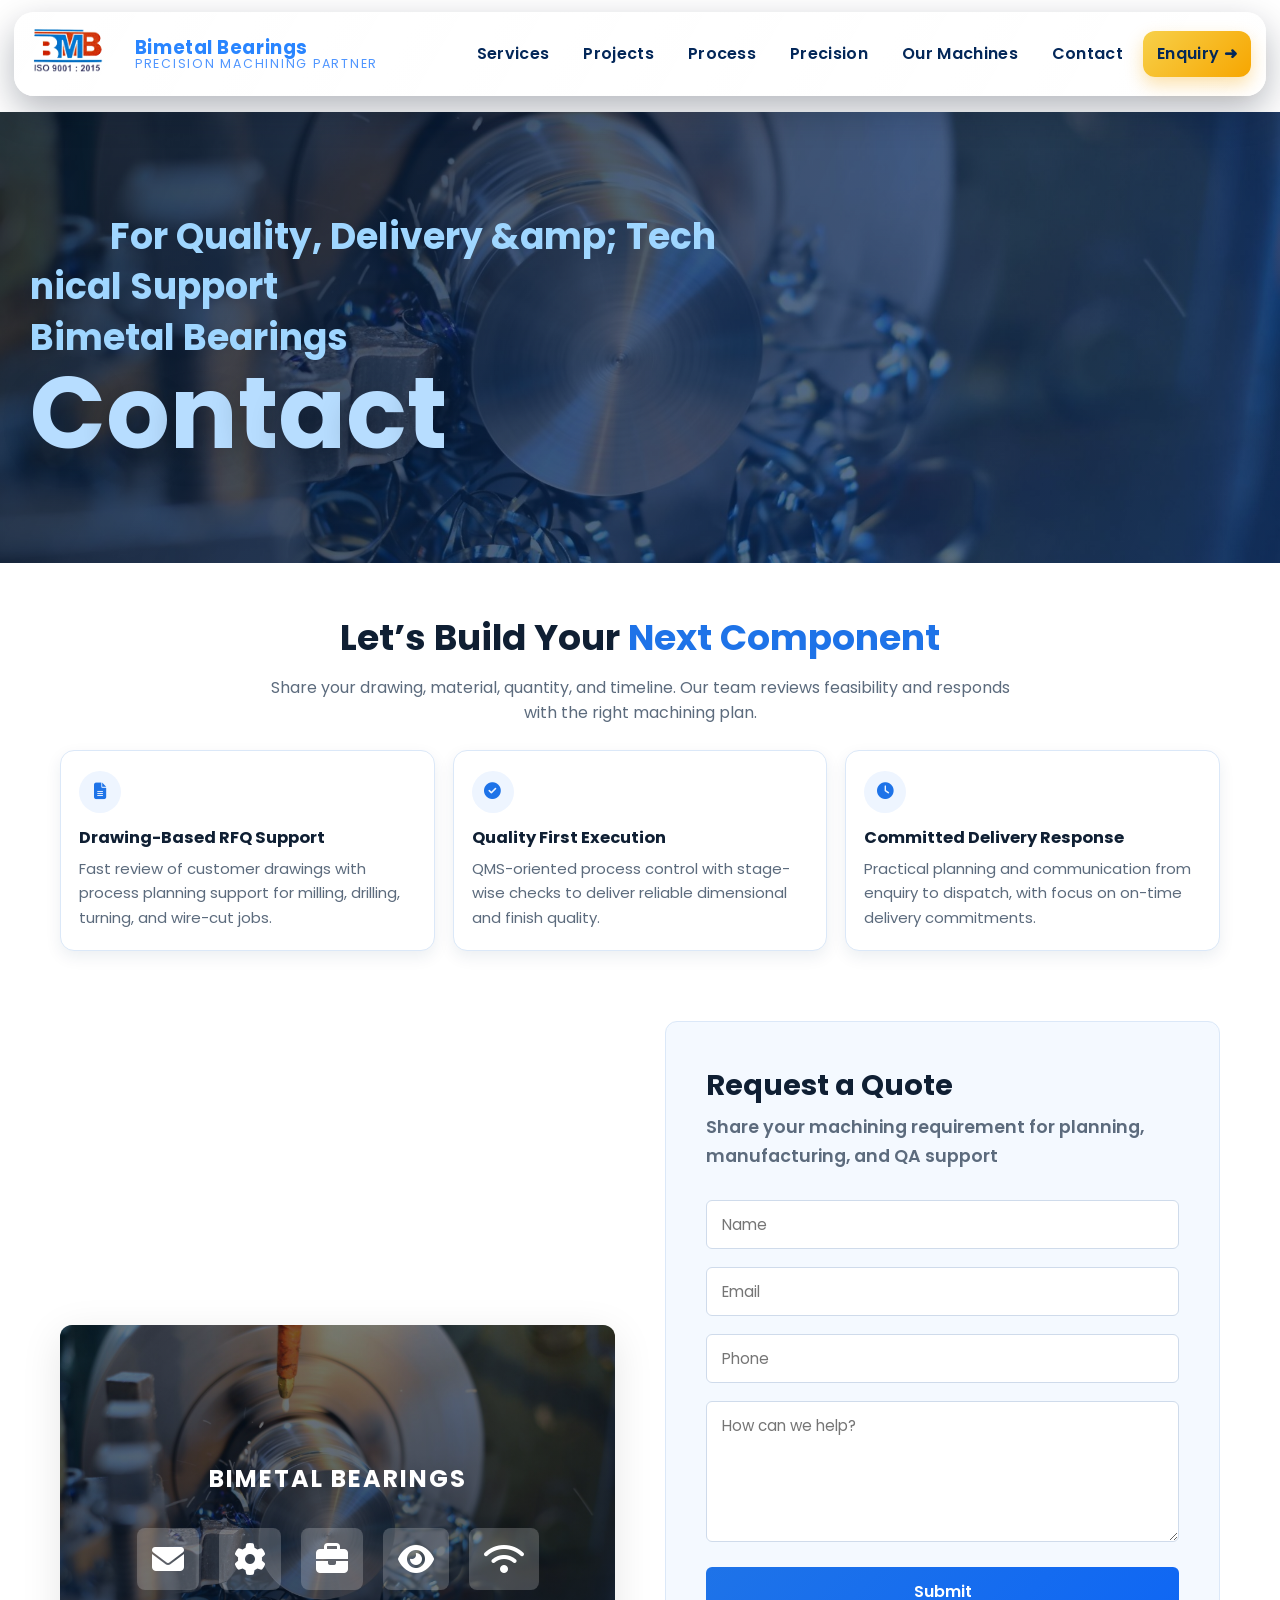
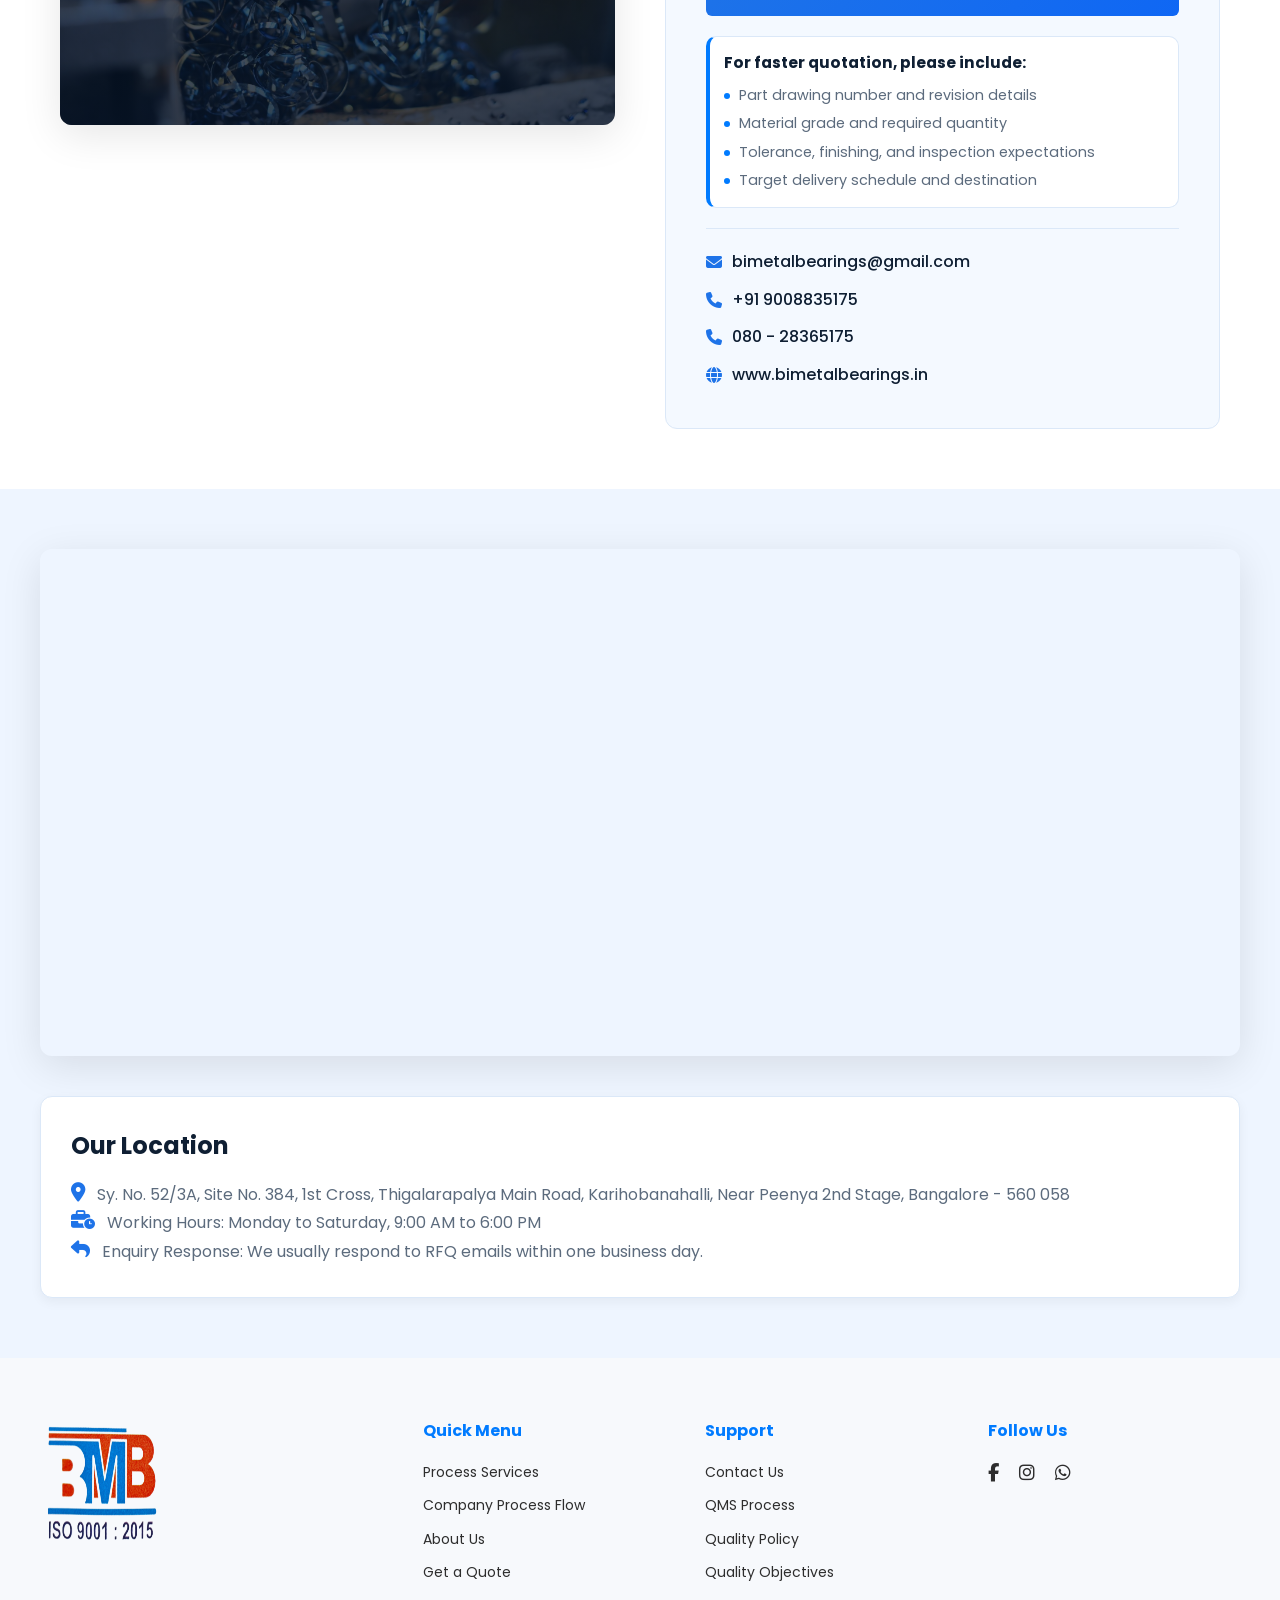
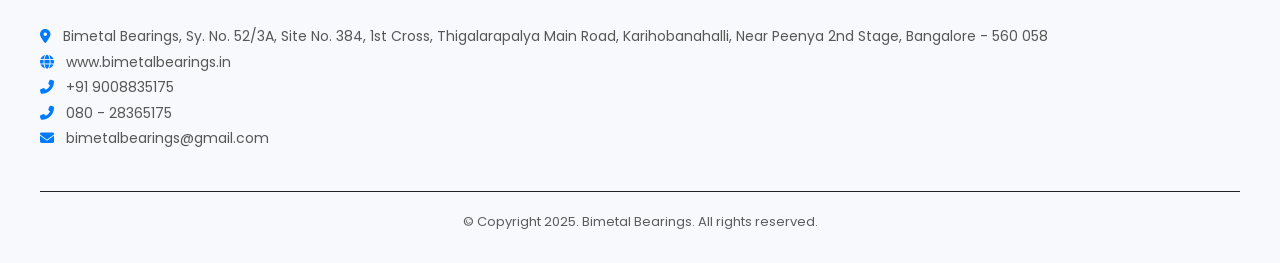
<file: contact.html>
<!doctype html>
<html lang="en">
  <head>
    <meta charset="UTF-8" />
    <meta name="viewport" content="width=device-width, initial-scale=1.0" />
    <title>Bimetal Bearings</title>
    <link rel="icon" href="img/logo.png" />
    <link
      href="https://fonts.googleapis.com/css2?family=Inter:wght@400;600;700&display=swap"
      rel="stylesheet"
    />
    <link
      href="https://fonts.googleapis.com/css2?family=Barlow:wght@400;500;600&display=swap"
      rel="stylesheet"
    />
    <link
      href="https://fonts.googleapis.com/css2?family=Poppins:wght@300;400;500;600;700&display=swap"
      rel="stylesheet"
    />

    <link
      rel="stylesheet"
      href="https://cdnjs.cloudflare.com/ajax/libs/font-awesome/6.5.0/css/all.min.css"
    />
    <link rel="stylesheet" href="style.css" />
  </head>
  <style>
    :root {
      --blue-500: #0f67f4;
      --blue-600: #007bff;
      --blue-700: #1e73e8;
      --ink: #0f1f33;
      --muted: #5c6b7d;
      --surface: #f4f9ff;
      --surface-soft: #eef5ff;
      --border: #dbe8f8;
    }

    /* Reset */
    * {
      margin: 0;
      padding: 0;
      box-sizing: border-box;
      font-family: "poppins", sans-serif;
    }

    body {
      background: #ffffff;
      color: var(--ink);
      line-height: 1.6;
    }

    .service-hero-content h2 span.letter,
    .service-hero-content h1 span.letter {
      opacity: 0;
      transform: translateY(-30px);
      animation: fadeInUp 0.6s ease-out forwards;
      display: inline-block;
    }

    @keyframes fadeInUp {
      from {
        opacity: 0;
        transform: translateY(-30px);
      }
      to {
        opacity: 1;
        transform: translateY(0);
      }
    }

    .service-hero {
      background-image:
        linear-gradient(
          115deg,
          rgba(7, 24, 44, 0.72),
          rgba(14, 74, 168, 0.48)
        ),
        url("img/hero/Speed-CNC-machining-hero-2048x1367-1.jpg");
      background-size: cover;
      object-fit: contain;
      background-position: center;
      padding: 100px 30px;
      position: relative;
      overflow: hidden;
      color: #fff;
      text-align: left;
    }

    .service-hero-content {
      max-width: 700px;
      position: relative;
      z-index: 2;
    }

    .service-hero-content h2 {
      font-size: 36px;
      font-weight: 300;
      line-height: 1.4;
    }

    .service-hero-content h2 span {
      font-weight: 700;
      color: #9fd6ff;
    }

    .bg-text {
      font-size: 100px;
      font-weight: 700;
      margin: 0;
      line-height: 1;
      bottom: 30px;
      left: 30px;
      color: #b7ddff;
      text-shadow: 0 10px 30px rgba(0, 0, 0, 0.25);
    }
    @media (max-width: 446px) {
      .service-hero-content h2 {
        font-size: 28px;
      }
      .bg-text {
        font-size: 60px;
      }
    }

    /* Hero Section */
    .hero {
      text-align: center;
      padding: 80px 20px;
      max-width: 1200px;
      margin: auto;
      font-family: "poppins", sans-serif;
    }

    .hero h1 {
      font-size: 2.5rem;
      font-weight: 700;
      margin-bottom: 15px;
    }

    .hero .highlight {
      color: #1e73e8;
    }

    .hero p {
      font-size: 1.1rem;
      color: #555;
      margin-bottom: 25px;
    }

    /* Buttons */
    .buttons {
      display: flex;
      justify-content: center;
      gap: 15px;
      margin-bottom: 20px;
    }

    .btn {
      text-decoration: none;
      padding: 12px 28px;
      border-radius: 25px;
      font-size: 1rem;
      font-weight: 600;
      transition: 0.3s;
    }

    .btn.primary {
      background: #1e73e8;
      color: #fff;
    }

    .btn.primary:hover {
      background: #125bb5;
    }

    .btn.secondary {
      background: #f4f4f4;
      color: #333;
      border: 1px solid #ddd;
    }

    .btn.secondary:hover {
      background: #e6e6e6;
    }

    /* Rating */
    .rating {
      margin-top: 10px;
      font-size: 0.95rem;
      color: #333;
    }

    .rating p {
      font-size: 0.85rem;
      color: #555;
    }

    .rating a {
      color: #1e73e8;
      text-decoration: none;
    }

    /* Stats Section */
    .hero-stats {
      margin-top: 60px;
      display: grid;
      grid-template-columns: repeat(auto-fit, minmax(220px, 1fr));
      gap: 20px;
      font-family: "poppins", sans-serif;
      justify-content: center;
      text-align: center;
      align-items: center;
    }

    .stat {
      background: #f9f9f9;
      border-radius: 15px;
      padding: 25px;
      text-align: center;
      box-shadow: 0 4px 12px rgba(0, 0, 0, 0.05);
    }

    .stat img {
      width: 100%;
      border-radius: 12px;
    }

    .stat h2 {
      font-size: 2rem;
      color: #111;
      margin-bottom: 10px;
    }

    .stat p {
      font-size: 0.95rem;
      color: #000000;
    }

    /* Color Variations */
    .stat.blue {
      background: #000000;
      color: #ffffff;
      font-size: 2rem;
    }
    .stat.blue p {
      color: #d4d4d4;
      font-size: 1rem;
      font-weight: 600;
    }
    .stat.blue h2 {
      color: #1f61f0;
      font-size: 2rem;
    }

    .stat.green {
      background: #eef5ff;
      color: #111;
      border: 1px solid #dbe8f8;
    }

    .stat.lightgreen {
      background: #dcecff;
      color: #111;
    }

    /* machines */

    .machine-sec {
      padding: 60px 20px;
      background: #fff;
      max-width: 1200px;
      margin: auto;
    }

    .machine-sec h2 {
      font-size: 1.8rem;
      margin-bottom: 30px;
      font-weight: 700;
      color: #111;
    }

    .machine-sec h2 span {
      color: #007bff;
      margin-left: 10px;
    }

    /* Grid Layout */
    .machine-grid {
      display: grid;
      grid-template-columns: repeat(auto-fit, minmax(280px, 1fr));
      gap: 25px;
    }

    /* Machine Cards */
    .machine-card {
      background: #fff;
      border-radius: 10px;
      padding: 20px;
      text-align: center;
      box-shadow: 0 4px 12px rgba(0, 0, 0, 0.08);
      display: flex;
      flex-direction: column;
      justify-content: space-between;
    }

    .machine-card img {
      max-width: 100%;
      height: auto;
      margin-bottom: 15px;
      border-radius: 8px;
    }

    .machine-card h3 {
      font-size: 1.1rem;
      font-weight: 600;
      color: #222;
      margin-bottom: 15px;
    }

    /* Wide cards (side by side image + text) */
    .machine-card.wide {
      display: flex;
      align-items: center;
      justify-content: space-between;
      gap: 20px;
      grid-column: span 2;
    }

    .machine-card.wide .machine-info {
      flex: 1;
    }

    .machine-card.wide .machine-img {
      flex: 1;
    }

    .machine-card.wide img {
      width: 100%;
      border-radius: 8px;
    }

    .machine-card ul {
      list-style: disc;
      margin: 0 0 15px 20px;
      text-align: left;
      color: #444;
      font-size: 0.95rem;
    }

    /* Explore Button */
    .explore-btn {
      display: inline-block;
      background: #007bff;
      color: #fff;
      padding: 8px 18px;
      border-radius: 25px;
      text-decoration: none;
      font-size: 0.9rem;
      font-weight: 500;
      transition: 0.3s;
    }

    .explore-btn:hover {
      background: #7e7e7e;
    }

    .work-section {
      margin-top: 2rem;
      padding-bottom: 60px;
    }
    .work-header {
      text-align: center;
      padding: 60px 20px 30px;
    }

    .work-header h2 {
      font-size: 2.5rem;
      font-weight: 600;
    }

    .work-header h2 span {
      color: #1e73e8;
    }

    .work-header p {
      font-size: 1rem;
      color: #525252;
      margin-top: 10px;
    }

    /* Grid */
    .work-grid {
      display: grid;
      grid-template-columns: repeat(3, 1fr);
      grid-auto-rows: 250px;
      gap: 20px;
      padding: 20px 60px 60px;
    }

    /* Card */
    .work-card {
      position: relative;
      overflow: hidden;
      border-radius: 16px;
    }

    .work-card img {
      width: 100%;
      height: 100%;
      object-fit: cover;
      transition: 0.4s;
    }

    .work-card:hover img {
      transform: scale(1.1);
      filter: brightness(0.7);
    }

    /* Info */
    .work-info {
      position: absolute;
      bottom: 20px;
      left: 20px;
      z-index: 2;
    }

    .work-info h3 {
      font-size: 1.1rem;
      margin: 5px 0 0;
      color: #ffffff;
    }
    .tag {
      color: #fff;
    }

    .tag {
      font-size: 0.8rem;
      background: rgba(0, 149, 255, 0.8);
      padding: 4px 10px;
      border-radius: 20px;
      font-weight: 600;
    }

    /* CTA button */
    .cta-btn {
      background: #1e73e8;
      border: none;
      padding: 12px 20px;
      color: #fff;
      font-size: 0.9rem;
      border-radius: 25px;
      cursor: pointer;
      transition: 0.3s;
    }

    .cta-btn:hover {
      background: #0f67f4;
    }

    /* Special card sizing */
    .large {
      grid-row: span 2;
    }

    .wide {
      grid-column: span 2;
    }

    /* Responsive */
    @media (max-width: 900px) {
      .work-grid {
        grid-template-columns: 1fr 1fr;
      }
      .wide {
        grid-column: span 1;
      }
    }

    @media (max-width: 600px) {
      .work-grid {
        grid-template-columns: 1fr;
        grid-auto-rows: auto;
      }
      .large {
        grid-row: span 1;
      }
    }

    /* Enquiry Section */
    .enquiry-section {
      padding: 60px 20px;
      max-width: 1200px;
      margin: auto;
      font-family: "poppins", sans-serif;
    }

    .contact-highlights {
      max-width: 1200px;
      margin: 0 auto;
      padding: 46px 20px 10px;
    }

    .contact-headline {
      text-align: center;
      margin-bottom: 24px;
    }

    .contact-headline h2 {
      font-size: clamp(1.6rem, 2.8vw, 2.4rem);
      color: var(--ink);
      margin-bottom: 8px;
    }

    .contact-headline h2 span {
      color: var(--blue-700);
    }

    .contact-headline p {
      color: var(--muted);
      max-width: 760px;
      margin: 0 auto;
    }

    .highlights-grid {
      display: grid;
      grid-template-columns: repeat(3, minmax(0, 1fr));
      gap: 18px;
    }

    .highlight-card {
      background: #ffffff;
      border: 1px solid var(--border);
      border-radius: 14px;
      padding: 20px 18px;
      box-shadow: 0 6px 16px rgba(18, 52, 94, 0.08);
    }

    .highlight-icon {
      width: 42px;
      height: 42px;
      border-radius: 50%;
      display: flex;
      align-items: center;
      justify-content: center;
      background: var(--surface-soft);
      color: var(--blue-700);
      margin-bottom: 12px;
      font-size: 1.05rem;
    }

    .highlight-card h3 {
      font-size: 1.02rem;
      color: var(--ink);
      margin-bottom: 6px;
    }

    .highlight-card p {
      font-size: 0.93rem;
      color: var(--muted);
      line-height: 1.65;
    }

    .enquiry-container {
      display: grid;
      grid-template-columns: 1fr 1fr;
      gap: 50px;
      align-items: center;
    }

    .enquiry-left {
      position: relative;
    }

    .contact-image {
      position: relative;
      border-radius: 12px;
      overflow: hidden;
      box-shadow: 0 10px 40px rgba(0, 0, 0, 0.1);
    }

    .contact-image img {
      width: 100%;
      height: auto;
      display: block;
      min-height: 400px;
      object-fit: cover;
    }

    .contact-overlay {
      position: absolute;
      top: 0;
      left: 0;
      right: 0;
      bottom: 0;
      background: linear-gradient(
        180deg,
        rgba(7, 23, 45, 0.35),
        rgba(7, 23, 45, 0.72)
      );
      display: flex;
      flex-direction: column;
      align-items: center;
      justify-content: center;
      gap: 30px;
    }

    .contact-overlay h3 {
      color: #fff;
      font-size: 1.5rem;
      font-weight: 700;
      letter-spacing: 2px;
    }

    .contact-icons {
      display: flex;
      gap: 20px;
      font-size: 2rem;
      color: #fff;
    }

    .contact-icons i {
      background: rgba(255, 255, 255, 0.2);
      padding: 15px;
      border-radius: 8px;
      transition: all 0.3s;
    }

    .contact-icons i:hover {
      background: rgba(30, 115, 232, 0.38);
      transform: scale(1.1);
    }

    .enquiry-right {
      padding: 40px;
      background: var(--surface);
      border-radius: 12px;
      border: 1px solid var(--border);
    }

    .enquiry-right h2 {
      font-size: 1.8rem;
      font-weight: 700;
      color: var(--ink);
      margin-bottom: 5px;
    }

    .enquiry-subtitle {
      font-size: 1.1rem;
      color: var(--muted);
      margin-bottom: 30px;
      font-weight: 600;
    }

    .enquiry-form {
      margin-bottom: 20px;
    }

    .form-group {
      margin-bottom: 18px;
    }

    .form-group input,
    .form-group textarea {
      width: 100%;
      padding: 12px 15px;
      border: 1px solid #cfdbeb;
      border-radius: 6px;
      font-family: "poppins", sans-serif;
      font-size: 0.95rem;
      transition: all 0.3s;
      background: #ffffff;
    }

    .form-group input:focus,
    .form-group textarea:focus {
      outline: none;
      border-color: var(--blue-600);
      box-shadow: 0 0 0 3px rgba(0, 123, 255, 0.16);
    }

    .form-group textarea {
      resize: vertical;
      font-family: "poppins", sans-serif;
    }

    .submit-btn {
      width: 100%;
      padding: 12px 20px;
      background: linear-gradient(135deg, var(--blue-700), var(--blue-500));
      color: #fff;
      border: none;
      border-radius: 6px;
      font-size: 1rem;
      font-weight: 600;
      cursor: pointer;
      transition: all 0.3s;
      font-family: "poppins", sans-serif;
    }

    .submit-btn:hover {
      background: linear-gradient(135deg, var(--blue-500), #0d56cb);
      transform: translateY(-2px);
      box-shadow: 0 6px 18px rgba(30, 115, 232, 0.35);
    }

    .requirements-box {
      margin-top: 18px;
      border: 1px solid var(--border);
      border-left: 4px solid var(--blue-600);
      border-radius: 10px;
      background: #ffffff;
      padding: 14px 14px 10px;
    }

    .requirements-box h4 {
      font-size: 0.96rem;
      margin-bottom: 8px;
      color: var(--ink);
    }

    .requirements-list {
      list-style: none;
      margin: 0;
      padding: 0;
    }

    .requirements-list li {
      position: relative;
      padding-left: 15px;
      margin-bottom: 6px;
      color: var(--muted);
      font-size: 0.9rem;
      line-height: 1.55;
    }

    .requirements-list li::before {
      content: "";
      width: 6px;
      height: 6px;
      border-radius: 50%;
      background: var(--blue-600);
      position: absolute;
      left: 0;
      top: 9px;
    }

    .contact-info {
      display: flex;
      flex-direction: column;
      gap: 12px;
      margin-top: 20px;
      padding-top: 20px;
      border-top: 1px solid var(--border);
    }

    .info-link {
      color: var(--ink);
      text-decoration: none;
      font-weight: 500;
      display: flex;
      align-items: center;
      gap: 10px;
      transition: all 0.3s;
    }

    .info-link i {
      color: var(--blue-700);
    }

    .info-link:hover {
      color: var(--blue-600);
      transform: translateX(5px);
    }

    /* Map Section */
    .map-section {
      padding: 60px 20px;
      background: var(--surface-soft);
    }

    .map-container {
      max-width: 1200px;
      margin: 0 auto 40px;
      border-radius: 12px;
      overflow: hidden;
      box-shadow: 0 10px 40px rgba(0, 0, 0, 0.1);
    }

    .map-container iframe {
      border: none;
    }

    .address-info {
      max-width: 1200px;
      margin: auto;
    }

    .address-box {
      background: #fff;
      padding: 30px;
      border-radius: 12px;
      box-shadow: 0 4px 12px rgba(0, 0, 0, 0.05);
      border: 1px solid var(--border);
    }

    .address-box h3 {
      font-size: 1.5rem;
      font-weight: 700;
      color: var(--ink);
      margin-bottom: 15px;
    }

    .address-box p {
      color: var(--muted);
      font-size: 1rem;
      line-height: 1.8;
      display: flex;
      align-items: flex-start;
      gap: 12px;
    }

    .address-box i {
      color: var(--blue-700);
      font-size: 1.2rem;
      margin-top: 2px;
    }

    /* Responsive */
    @media (max-width: 768px) {
      .contact-highlights {
        padding: 34px 14px 8px;
      }

      .highlights-grid {
        grid-template-columns: 1fr;
      }

      .enquiry-container {
        grid-template-columns: 1fr;
        gap: 30px;
      }

      .enquiry-right {
        padding: 30px;
      }

      .enquiry-right h2 {
        font-size: 1.5rem;
      }

      .contact-image img {
        min-height: 300px;
      }

      .map-container iframe {
        height: 350px !important;
      }

      .address-box {
        padding: 20px;
      }
    }
  </style>
  <body>
    <header class="navbar">
      <div class="logo">
        <img src="img/logo.png" alt="Bimetal Bearings logo" />
        <div class="brand-copy">
          <span class="brand-name">Bimetal Bearings</span>
          <span class="brand-sub">Precision Machining Partner</span>
        </div>
      </div>
      <button class="menu-toggle" aria-label="Toggle menu">
        <i class="fas fa-bars"></i>
      </button>
      <nav class="nav-links">
        <a href="index.html#service">Services</a>
        <a href="index.html#project">Projects</a>
        <a href="index.html#process">Process</a>
        <a href="precision.html">Precision</a>
        <a href="machine.html">Our Machines</a>
        <a href="contact.html">Contact</a>
        <a
          href="https://wa.me/919008835175?text=Hi%20Bimetal%20Bearings!%20I%20am%20interested%20in%20your%20manufacturing%20solutions.%20Please%20share%20more%20details."
          class="btn-yellow"
          >Enquiry ➜</a
        >
      </nav>
    </header>

    <section class="service-hero" id="services">
      <div class="service-hero-content">
        <h2>
          For Quality, Delivery & Technical Support <br /><span
            >Bimetal Bearings</span
          >
        </h2>
        <h1 class="bg-text">Contact</h1>
      </div>
    </section>

    <section class="contact-highlights">
      <div class="contact-headline">
        <h2>Let’s Build Your <span>Next Component</span></h2>
        <p>
          Share your drawing, material, quantity, and timeline. Our team
          reviews feasibility and responds with the right machining plan.
        </p>
      </div>
      <div class="highlights-grid">
        <article class="highlight-card">
          <div class="highlight-icon"><i class="fas fa-file-alt"></i></div>
          <h3>Drawing-Based RFQ Support</h3>
          <p>
            Fast review of customer drawings with process planning support for
            milling, drilling, turning, and wire-cut jobs.
          </p>
        </article>
        <article class="highlight-card">
          <div class="highlight-icon"><i class="fas fa-circle-check"></i></div>
          <h3>Quality First Execution</h3>
          <p>
            QMS-oriented process control with stage-wise checks to deliver
            reliable dimensional and finish quality.
          </p>
        </article>
        <article class="highlight-card">
          <div class="highlight-icon"><i class="fas fa-clock"></i></div>
          <h3>Committed Delivery Response</h3>
          <p>
            Practical planning and communication from enquiry to dispatch, with
            focus on on-time delivery commitments.
          </p>
        </article>
      </div>
    </section>

    <!-- Enquiry Section -->
    <section class="enquiry-section">
      <div class="enquiry-container">
        <!-- Left Side - Contact Image & Info -->
        <div class="enquiry-left">
          <div class="contact-image">
            <img
              src="img/hero/Speed-CNC-machining-hero-2048x1367-1.jpg"
              alt="CNC machining facility"
            />
            <div class="contact-overlay">
              <h3>BIMETAL BEARINGS</h3>
              <div class="contact-icons">
                <i class="fas fa-envelope"></i>
                <i class="fas fa-cog"></i>
                <i class="fas fa-briefcase"></i>
                <i class="fas fa-eye"></i>
                <i class="fas fa-wifi"></i>
              </div>
            </div>
          </div>
        </div>

        <!-- Right Side - Form -->
        <div class="enquiry-right">
          <h2>Request a Quote</h2>
          <p class="enquiry-subtitle">
            Share your machining requirement for planning, manufacturing, and
            QA support
          </p>

          <form class="enquiry-form" id="enquiryForm">
            <div class="form-group">
              <input type="text" placeholder="Name" name="name" required />
            </div>

            <div class="form-group">
              <input type="email" placeholder="Email" name="email" required />
            </div>

            <div class="form-group">
              <input type="tel" placeholder="Phone" name="phone" required />
            </div>

            <div class="form-group">
              <textarea
                placeholder="How can we help?"
                name="message"
                rows="5"
                required
              ></textarea>
            </div>

            <button type="submit" class="submit-btn">Submit</button>
          </form>

          <div class="requirements-box">
            <h4>For faster quotation, please include:</h4>
            <ul class="requirements-list">
              <li>Part drawing number and revision details</li>
              <li>Material grade and required quantity</li>
              <li>Tolerance, finishing, and inspection expectations</li>
              <li>Target delivery schedule and destination</li>
            </ul>
          </div>

          <div class="contact-info">
            <a href="mailto:bimetalbearings@gmail.com" class="info-link">
              <i class="fas fa-envelope"></i>
              bimetalbearings@gmail.com
            </a>
            <a href="tel:+919008835175" class="info-link">
              <i class="fas fa-phone"></i>
              +91 9008835175
            </a>
            <a href="tel:08028365175" class="info-link">
              <i class="fas fa-phone"></i>
              080 - 28365175
            </a>
            <a href="https://www.bimetalbearings.in" class="info-link" target="_blank" rel="noopener">
              <i class="fas fa-globe"></i>
              www.bimetalbearings.in
            </a>
          </div>
        </div>
      </div>
    </section>

    <!-- Map Section -->
    <section class="map-section">
      <div class="map-container">
        <iframe
          title="Bimetal Bearings Location Map"
          src="https://www.google.com/maps/embed?pb=!1m18!1m12!1m3!1d3889.2267!2d77.4943532!3d13.0002275!2m3!1f0!2f0!3f0!3m2!1i1024!2i768!4f13.1!3m3!1m2!1s0x3bae3d93843cdb1d:0x3231f6ff56b44764!2sBimetal%20Bearings%20(Bangalore)!5e0!3m2!1sen!2sin!4v1711342800000"
          width="100%"
          height="500"
          allowfullscreen=""
          class="contact-map"
        ></iframe>
      </div>

      <div class="address-info">
        <div class="address-box">
          <h3>Our Location</h3>
          <p>
            <i class="fas fa-map-marker-alt"></i>
            Sy. No. 52/3A, Site No. 384, 1st Cross, Thigalarapalya Main Road,
            Karihobanahalli, Near Peenya 2nd Stage, Bangalore - 560 058
          </p>
          <p>
            <i class="fas fa-business-time"></i>
            Working Hours: Monday to Saturday, 9:00 AM to 6:00 PM
          </p>
          <p>
            <i class="fas fa-reply"></i>
            Enquiry Response: We usually respond to RFQ emails within one
            business day.
          </p>
        </div>
      </div>
    </section>

    <footer class="footer">
      <div class="footer-container">
        <!-- Left Column -->
        <div class="footer-brand">
          <img
            src="img/logo.png"
            alt="Bimetal Bearings Logo"
            class="logo"
          />
        </div>

        <!-- Quick Menu -->
        <div class="footer-links">
          <h4>Quick Menu</h4>
          <ul>
            <li><a href="index.html#service">Process Services</a></li>
            <li><a href="index.html#process">Company Process Flow</a></li>
            <li><a href="index.html">About Us</a></li>
            <li><a href="contact.html">Get a Quote</a></li>
          </ul>
        </div>

        <!-- Support -->
        <div class="footer-links">
          <h4>Support</h4>
          <ul>
            <li><a href="contact.html">Contact Us</a></li>
            <li><a href="index.html#process">QMS Process</a></li>
            <li><a href="index.html">Quality Policy</a></li>
            <li><a href="index.html">Quality Objectives</a></li>
          </ul>
        </div>

        <!-- Social -->
        <div class="footer-social">
          <h4>Follow Us</h4>
          <div class="social-icons">
            <a href="#" title="Facebook" target="_blank" rel="noopener">
              <i class="fab fa-facebook-f"></i>
            </a>
            <a href="#" title="Instagram" target="_blank" rel="noopener">
              <i class="fab fa-instagram"></i>
            </a>
            <a
              href="https://wa.me/919008835175?text=Hi%20Bimetal%20Bearings!%20I%20am%20interested%20in%20your%20manufacturing%20solutions.%20Please%20share%20more%20details."
              target="_blank"
              rel="noopener"
              title="WhatsApp"
            >
              <i class="fab fa-whatsapp"></i>
            </a>
          </div>
        </div>

        <!-- Contact Details -->
        <div class="footer-contact">
          <p>
            <a
              href="https://www.google.com/maps?q=Sy.+No.+52/3A,+Site+No.+384,+1st+Cross,+Thigalarapalya+Main+Road,+Karihobanahalli,+Bangalore+560058"
              target="_blank"
              rel="noopener"
            >
              <i class="fas fa-map-marker-alt"></i>
              Bimetal Bearings, Sy. No. 52/3A, Site No. 384, 1st Cross,
              Thigalarapalya Main Road, Karihobanahalli, Near Peenya 2nd Stage,
              Bangalore - 560 058
            </a>
          </p>

          <p>
            <a
              href="https://www.bimetalbearings.in"
              target="_blank"
              rel="noopener"
            >
              <i class="fas fa-globe"></i> www.bimetalbearings.in
            </a>
          </p>

          <p>
            <a href="tel:+9008835175">
              <i class="fas fa-phone-alt"></i> +91 9008835175
            </a>
          </p>

          <p>
            <a href="tel:08028365175">
              <i class="fas fa-phone-alt"></i> 080 - 28365175
            </a>
          </p>

          <p>
            <a
              href="mailto:bimetalbearings@gmail.com"
              target="_blank"
              rel="noopener"
            >
              <i class="fas fa-envelope"></i> bimetalbearings@gmail.com
            </a>
          </p>
        </div>
      </div>

      <div class="footer-bottom">
        <p>© Copyright 2025. Bimetal Bearings. All rights reserved.</p>
      </div>
    </footer>

    <script>
      document.addEventListener("DOMContentLoaded", function () {
        // Service Hero h2 animation
        const serviceHeroH2 = document.querySelector(
          ".service-hero-content h2",
        );
        if (serviceHeroH2) {
          // Split text into spans if not already done
          if (!serviceHeroH2.querySelector("span.letter")) {
            const html = serviceHeroH2.innerHTML;
            // Split by <br> and animate each line
            serviceHeroH2.innerHTML = "";
            html.split("<br>").forEach((line, lineIdx) => {
              if (lineIdx > 0)
                serviceHeroH2.appendChild(document.createElement("br"));
              line
                .replace(/<[^>]+>/g, "")
                .split("")
                .forEach((char, i) => {
                  const span = document.createElement("span");
                  span.className = "letter";
                  span.textContent = char === " " ? "\u00A0" : char;
                  serviceHeroH2.appendChild(span);
                });
            });
          }
          serviceHeroH2.querySelectorAll("span.letter").forEach((span) => {
            span.style.opacity = 0;
            span.style.transform = "translateY(-30px)";
            span.style.animation = "none";
          });
          const observerH2 = new IntersectionObserver(
            ([entry]) => {
              if (entry.isIntersecting) {
                serviceHeroH2
                  .querySelectorAll("span.letter")
                  .forEach((span, i) => {
                    span.style.animation = "fadeInUp 0.6s ease-out forwards";
                    span.style.animationDelay = i * 0.06 + "s";
                  });
              }
            },
            { threshold: 0.5 },
          );
          observerH2.observe(serviceHeroH2);
        }

        // Service Hero h1 animation
        const serviceHeroH1 = document.querySelector(
          ".service-hero-content h1",
        );
        if (serviceHeroH1) {
          if (!serviceHeroH1.querySelector("span.letter")) {
            const text = serviceHeroH1.textContent;
            serviceHeroH1.innerHTML = "";
            text.split("").forEach((char) => {
              const span = document.createElement("span");
              span.className = "letter";
              span.textContent = char === " " ? "\u00A0" : char;
              serviceHeroH1.appendChild(span);
            });
          }
          serviceHeroH1.querySelectorAll("span.letter").forEach((span) => {
            span.style.opacity = 0;
            span.style.transform = "translateY(-30px)";
            span.style.animation = "none";
          });
          const observerH1 = new IntersectionObserver(
            ([entry]) => {
              if (entry.isIntersecting) {
                serviceHeroH1
                  .querySelectorAll("span.letter")
                  .forEach((span, i) => {
                    span.style.animation = "fadeInUp 0.6s ease-out forwards";
                    span.style.animationDelay = i * 0.06 + "s";
                  });
              }
            },
            { threshold: 0.5 },
          );
          observerH1.observe(serviceHeroH1);
        }
      });

      document.addEventListener("DOMContentLoaded", function () {
        const menuToggle = document.querySelector(".menu-toggle");
        const navLinks = document.querySelector(".nav-links");
        menuToggle.addEventListener("click", function () {
          navLinks.classList.toggle("active");
        });
      });
    </script>

    <script>
      // ...existing code...

      // Count animation for hero-stats numbers
      document.addEventListener("DOMContentLoaded", function () {
        function animateCount(el, target, duration = 1200) {
          let start = 0;
          let startTime = null;
          target = parseInt(target, 10);
          function step(ts) {
            if (!startTime) startTime = ts;
            const progress = Math.min((ts - startTime) / duration, 1);
            el.textContent = Math.floor(progress * (target - start) + start);
            if (progress < 1) {
              requestAnimationFrame(step);
            } else {
              el.textContent = target;
            }
          }
          requestAnimationFrame(step);
        }

        // Animate all .stat h2 numbers when .hero-stats enters viewport
        const statsSection = document.querySelector(".hero-stats");
        if (statsSection) {
          const observer = new IntersectionObserver(
            function (entries) {
              if (entries[0].isIntersecting) {
                statsSection
                  .querySelectorAll(".stat h2")
                  .forEach(function (h2) {
                    const target = h2.textContent.replace(/\D/g, "");
                    if (target) animateCount(h2, target);
                  });
                observer.disconnect();
              }
            },
            { threshold: 0.3 },
          );
          observer.observe(statsSection);
        }
      });

      // ...existing code...
    </script>

    <script>
      // Enquiry Form Submission
      document.addEventListener("DOMContentLoaded", function () {
        const enquiryForm = document.getElementById("enquiryForm");
        if (enquiryForm) {
          enquiryForm.addEventListener("submit", function (e) {
            e.preventDefault();

            // Get form values
            const formData = new FormData(this);
            const data = {
              name: formData.get("name"),
              email: formData.get("email"),
              phone: formData.get("phone"),
              message: formData.get("message"),
            };

            // Create mailto link
            const subject = `New Enquiry from ${data.name}`;
            const body = `
Name: ${data.name}
Email: ${data.email}
Phone: ${data.phone}

Message:
${data.message}
            `;

            // Send email using mailto (opens email client)
            window.location.href = `mailto:bimetalbearings@gmail.com?subject=${encodeURIComponent(
              subject,
            )}&body=${encodeURIComponent(body)}`;

            // Optional: Show success message
            alert("Thank you for your enquiry! Opening email client...");

            // Reset form
            this.reset();
          });
        }
      });
    </script>
  </body>
</html>
</file>
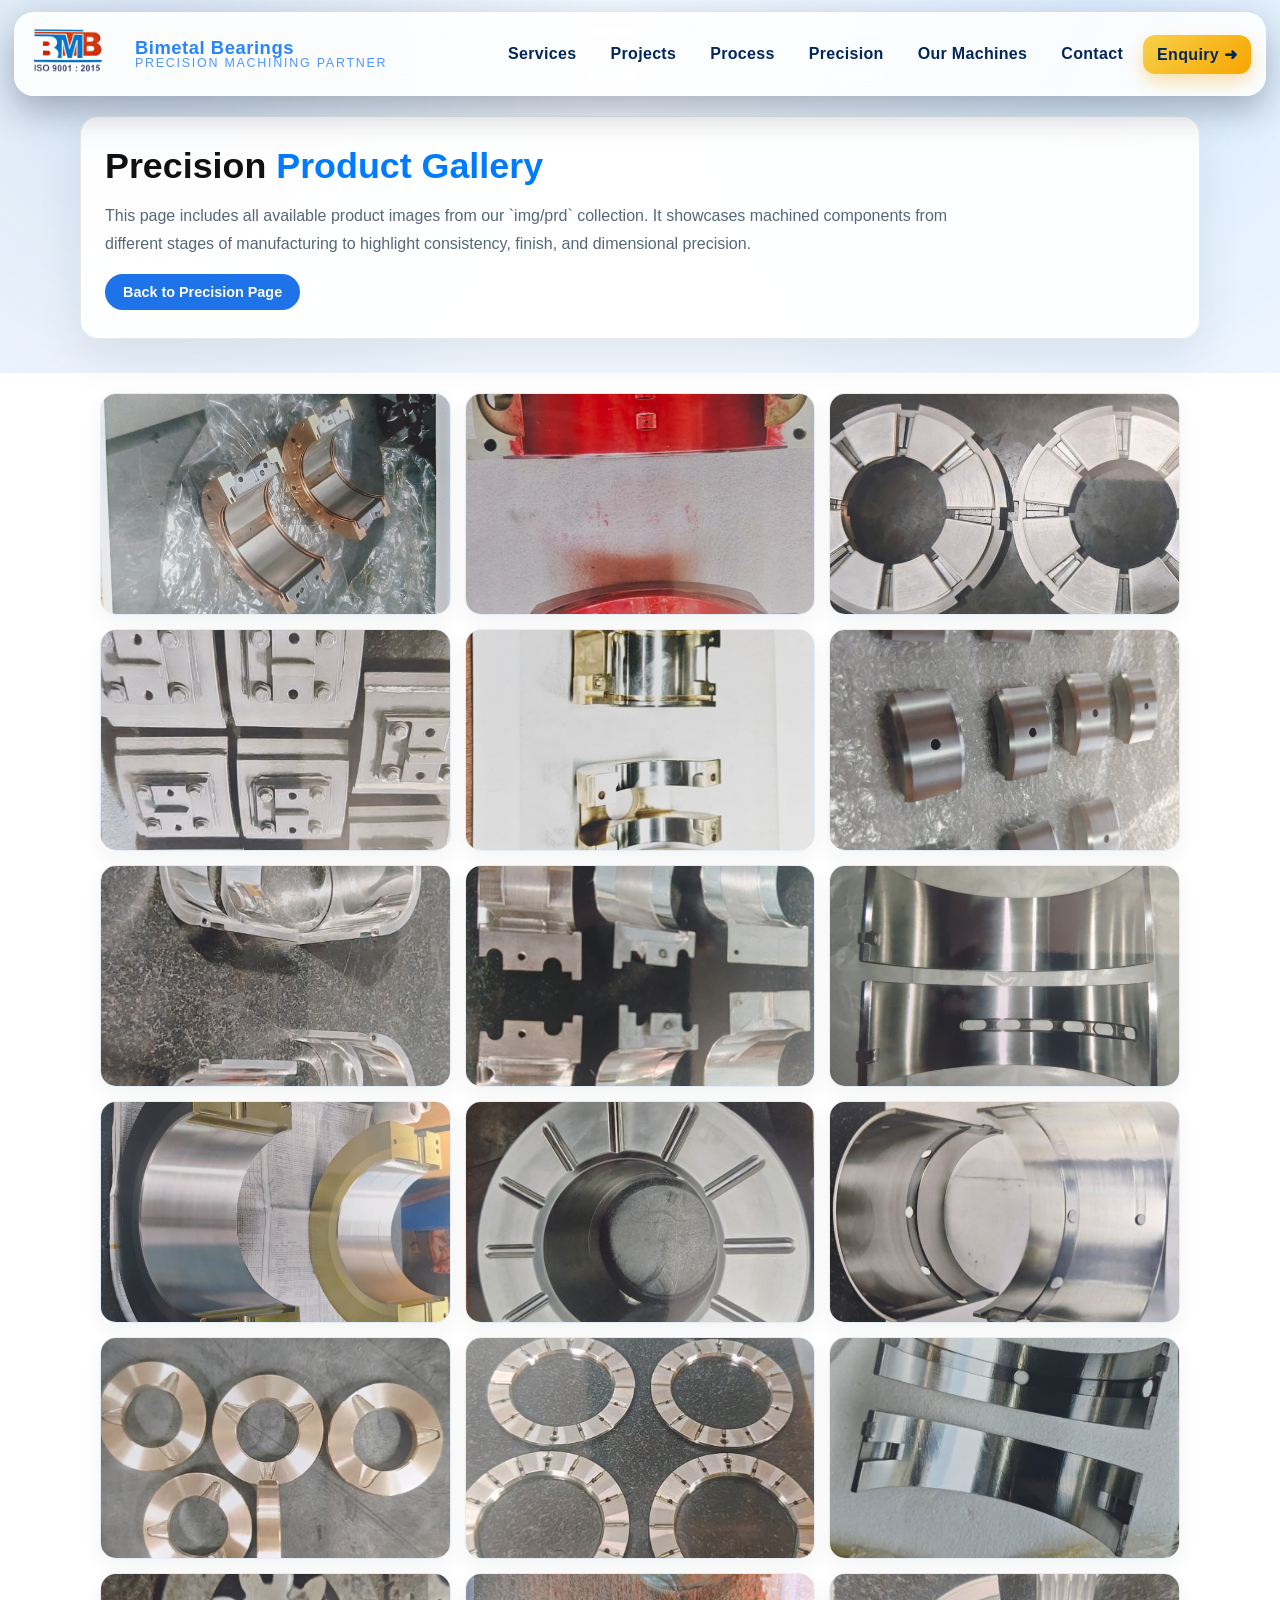
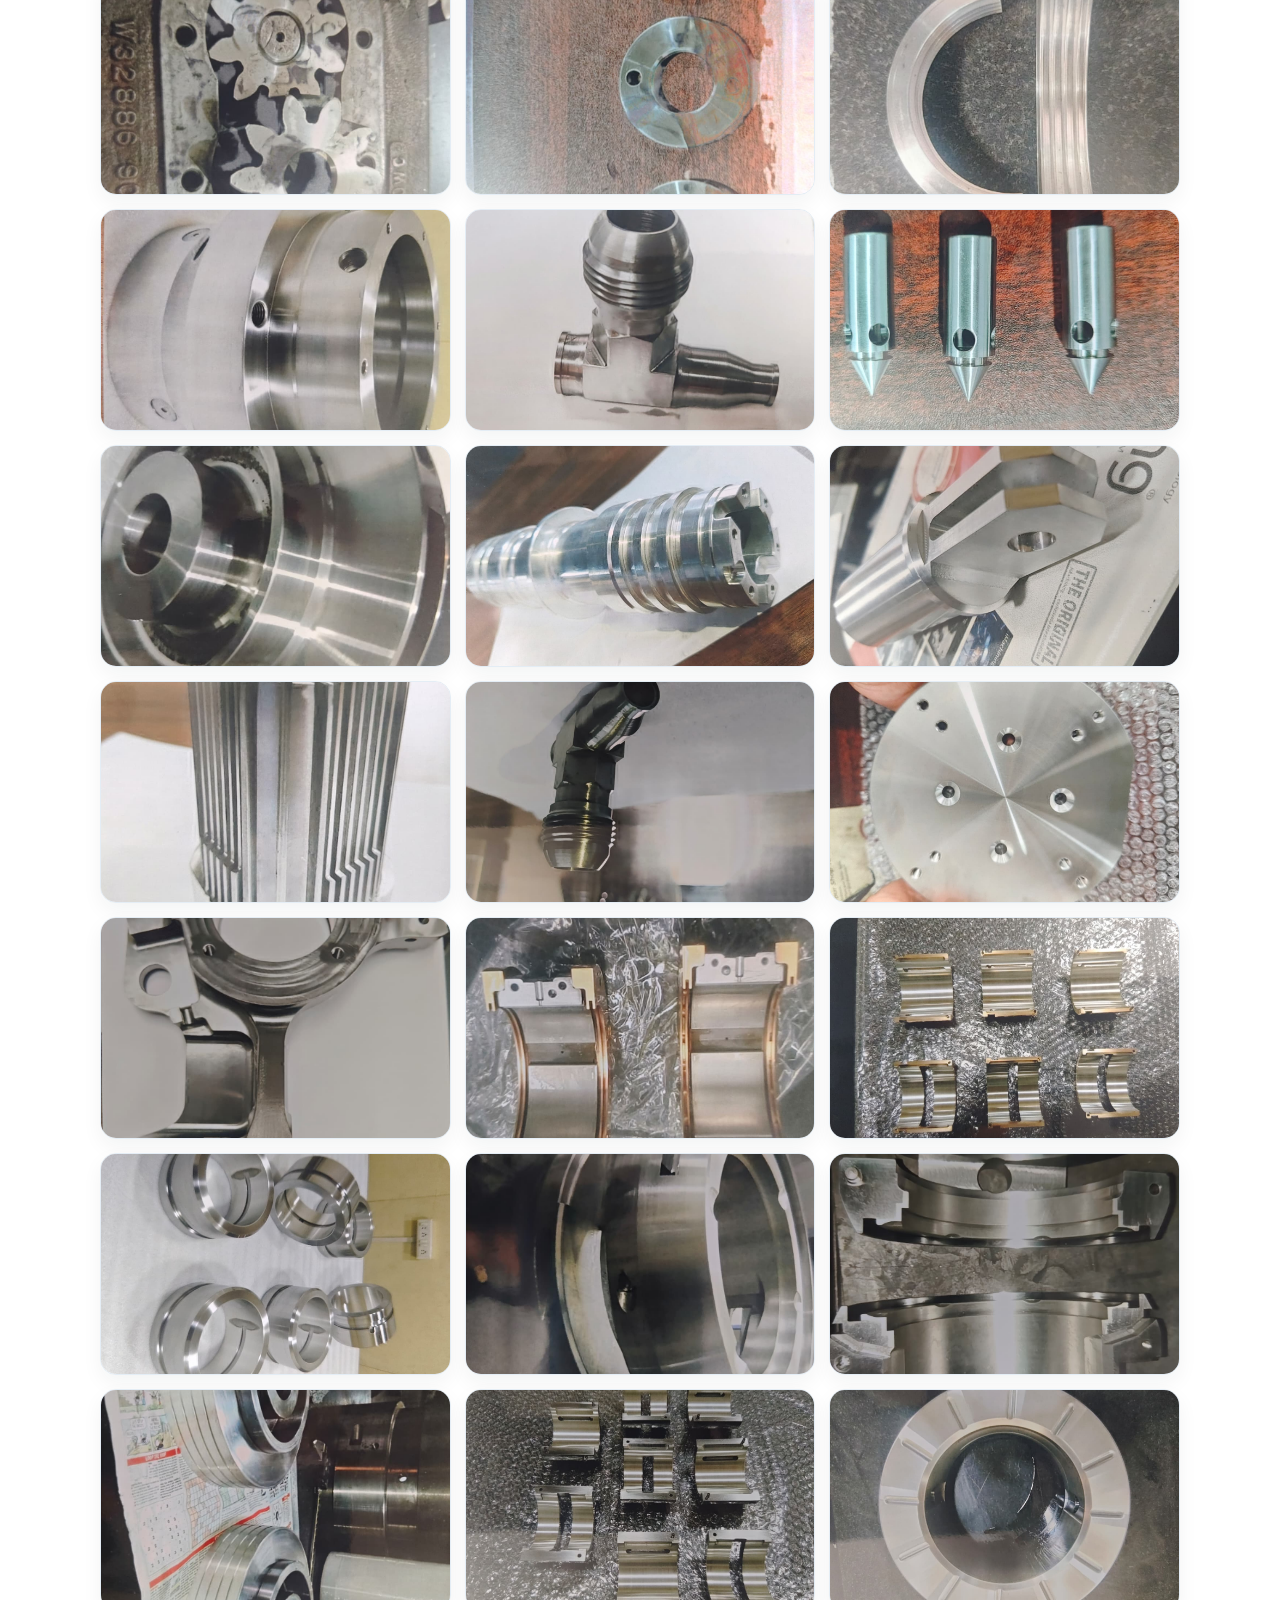
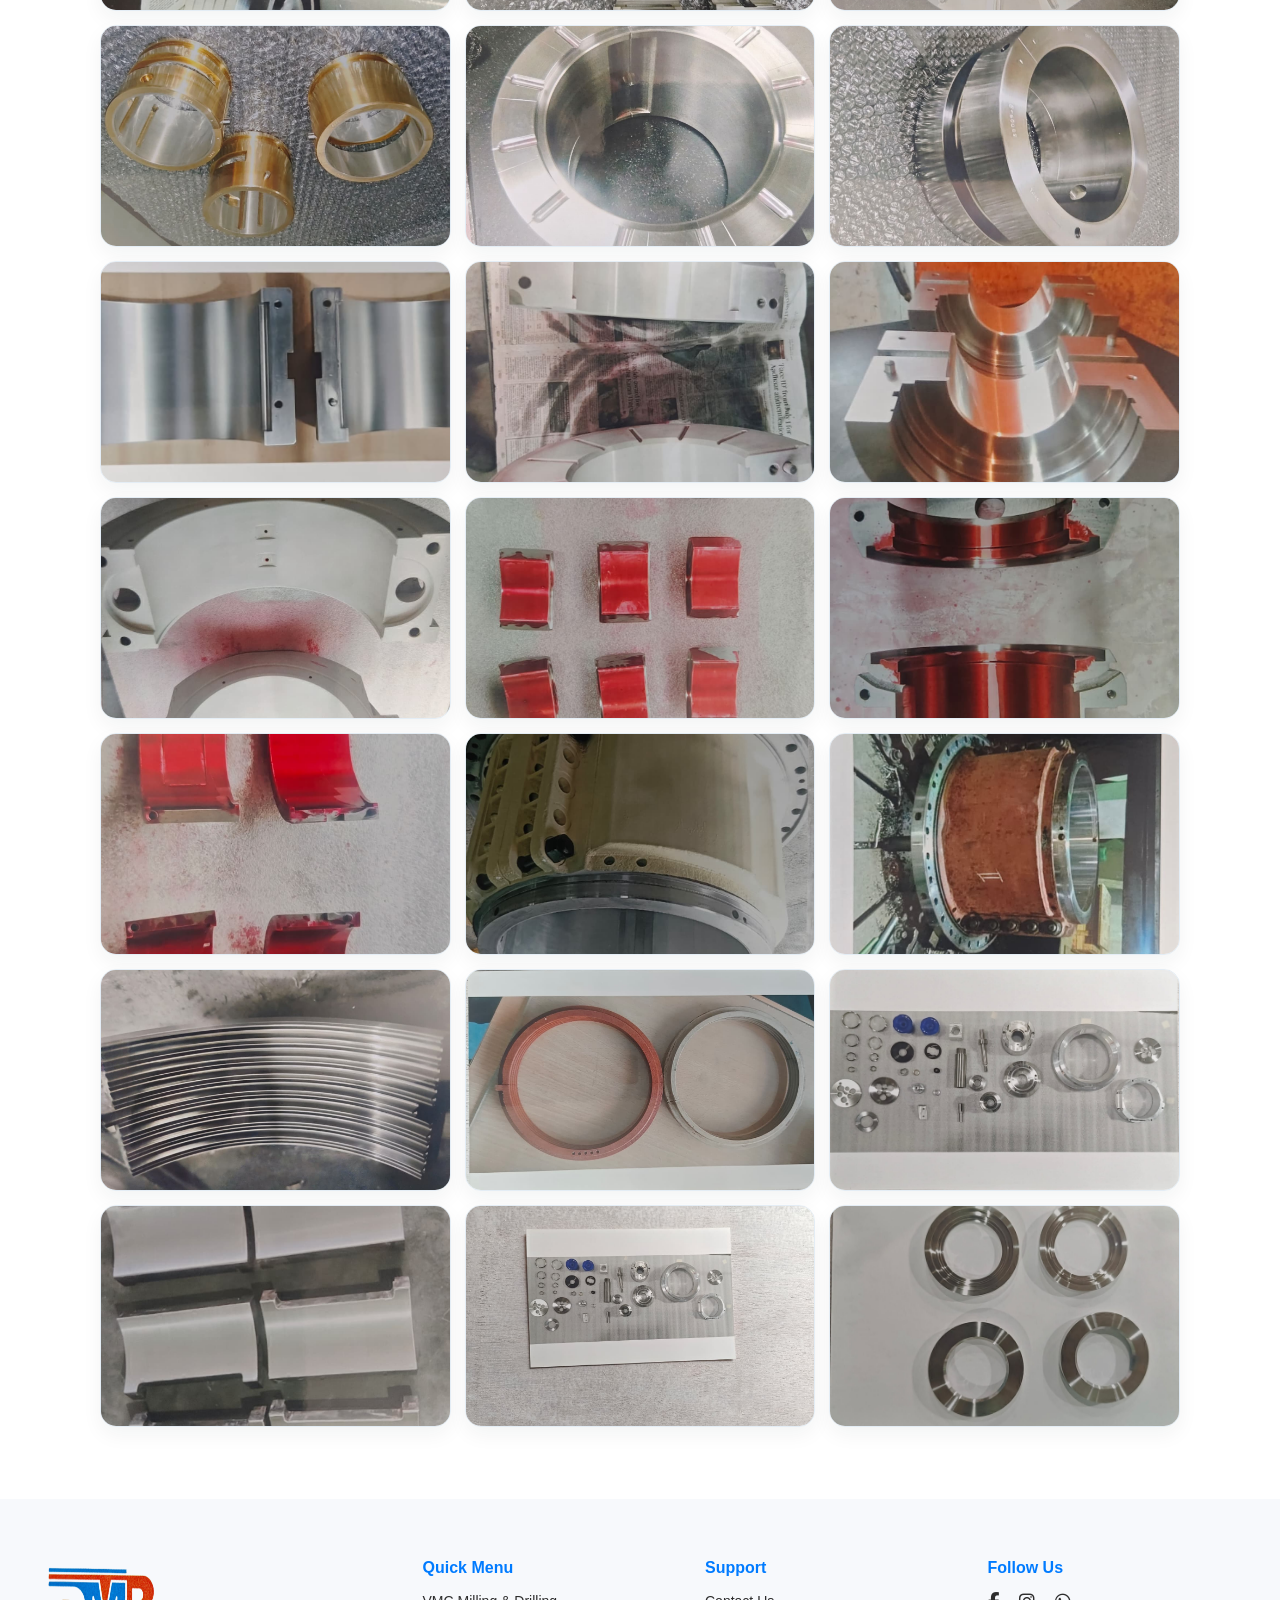
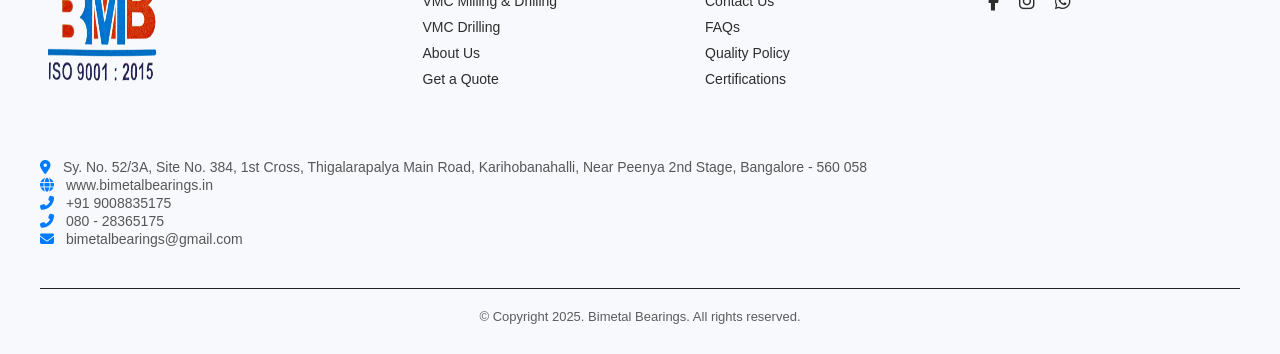
<file: precision-gallery.html>
<!doctype html>
<html lang="en">
  <head>
    <meta charset="UTF-8" />
    <meta name="viewport" content="width=device-width, initial-scale=1.0" />
    <title>Precision Gallery | Bimetal Bearings</title>
    <link rel="icon" href="img/logo.png" />
    <link rel="stylesheet" href="style.css?v=2" />
    <link
      href="https://fonts.googleapis.com/css2?family=Inter:wght@400;500;600;700&display=swap"
      rel="stylesheet"
    />
    <link
      href="https://cdnjs.cloudflare.com/ajax/libs/font-awesome/6.5.0/css/all.min.css"
      rel="stylesheet"
    />
    <style>
      :root {
        --text-main: #162534;
        --text-muted: #566779;
        --accent: #007bff;
        --border: #e4edf5;
      }

      body {
        margin: 0;
        font-family: "Inter", "Poppins", sans-serif;
        color: var(--text-main);
        background: #ffffff;
      }

      .gallery-hero {
        padding: 116px 20px 34px;
        background:
          radial-gradient(circle at 12% 18%, rgba(43, 108, 176, 0.14), transparent 38%),
          radial-gradient(circle at 86% 14%, rgba(94, 170, 245, 0.16), transparent 42%),
          #f2f8ff;
      }

      .gallery-hero-inner {
        max-width: 1120px;
        margin: 0 auto;
        padding: 28px 24px;
        border-radius: 18px;
        border: 1px solid rgba(20, 52, 74, 0.1);
        background: rgba(255, 255, 255, 0.95);
        box-shadow: 0 18px 46px rgba(16, 34, 52, 0.08);
      }

      .gallery-hero h1 {
        margin: 0;
        font-size: clamp(1.7rem, 2.8vw, 2.4rem);
        line-height: 1.2;
      }

      .gallery-hero h1 span {
        color: var(--accent);
      }

      .gallery-hero p {
        margin: 0.9rem 0 0;
        max-width: 860px;
        color: var(--text-muted);
        line-height: 1.75;
      }

      .gallery-hero-actions {
        margin-top: 16px;
      }

      .gallery-back-btn {
        display: inline-flex;
        align-items: center;
        gap: 8px;
        border-radius: 999px;
        text-decoration: none;
        padding: 10px 18px;
        background: #1e73e8;
        color: #ffffff;
        font-size: 0.9rem;
        font-weight: 600;
        transition:
          transform 0.25s ease,
          box-shadow 0.25s ease,
          background-color 0.25s ease;
      }

      .gallery-back-btn:hover {
        transform: translateY(-2px);
        background: #0f67f4;
        box-shadow: 0 10px 20px rgba(15, 103, 244, 0.3);
      }

      .gallery-wrap {
        max-width: 1120px;
        margin: 0 auto;
        padding: 20px 20px 72px;
      }

      .gallery-grid {
        display: grid;
        grid-template-columns: repeat(3, minmax(0, 1fr));
        gap: 14px;
      }

      .gallery-card {
        border: 1px solid var(--border);
        border-radius: 16px;
        overflow: hidden;
        background: #ffffff;
        box-shadow: 0 8px 20px rgba(15, 32, 45, 0.05);
        transition:
          transform 0.25s ease,
          box-shadow 0.25s ease,
          border-color 0.25s ease;
      }

      .gallery-card img {
        width: 100%;
        height: 220px;
        object-fit: cover;
        display: block;
      }

      .gallery-card:hover {
        transform: translateY(-4px);
        border-color: #d8e4f0;
        box-shadow: 0 14px 30px rgba(15, 32, 45, 0.1);
      }

      @media (max-width: 992px) {
        .gallery-grid {
          grid-template-columns: repeat(2, minmax(0, 1fr));
        }
      }

      @media (max-width: 768px) {
        .gallery-hero {
          padding: 96px 14px 30px;
        }

        .gallery-hero-inner {
          padding: 22px 16px;
        }

        .gallery-wrap {
          padding: 14px 14px 62px;
        }

        .gallery-grid {
          grid-template-columns: 1fr;
        }
      }
    </style>
  </head>
  <body>
    <header class="navbar">
      <div class="logo">
        <img src="img/logo.png" alt="Bimetal Bearings logo" />
        <div class="brand-copy">
          <span class="brand-name">Bimetal Bearings</span>
          <span class="brand-sub">Precision Machining Partner</span>
        </div>
      </div>
      <button class="menu-toggle" aria-label="Toggle menu">
        <i class="fas fa-bars"></i>
      </button>
      <nav class="nav-links">
        <a href="index.html#service">Services</a>
        <a href="index.html#project">Projects</a>
        <a href="index.html#process">Process</a>
        <a href="precision.html">Precision</a>
        <a href="machine.html">Our Machines</a>
        <a href="contact.html">Contact</a>
        <a
          href="https://wa.me/919008835175?text=Hi%20Bimetal%20Bearings!%20I%20am%20interested%20in%20your%20manufacturing%20solutions.%20Please%20share%20more%20details."
          target="_blank"
          rel="noopener"
          class="btn-yellow"
          >Enquiry ➜</a
        >
      </nav>
    </header>

    <section class="gallery-hero">
      <div class="gallery-hero-inner">
        <h1>Precision <span>Product Gallery</span></h1>
        <p>
          This page includes all available product images from our `img/prd`
          collection. It showcases machined components from different stages of
          manufacturing to highlight consistency, finish, and dimensional
          precision.
        </p>
        <div class="gallery-hero-actions">
          <a href="precision.html#prdimg" class="gallery-back-btn"
            >Back to Precision Page</a
          >
        </div>
      </div>
    </section>

    <section class="gallery-wrap">
      <div class="gallery-grid" id="all-prd-gallery"></div>
    </section>

    <footer class="footer">
      <div class="footer-container">
        <div class="footer-brand">
          <img src="img/logo.png" alt="Bimetal Bearings Logo" class="logo" />
        </div>

        <div class="footer-links">
          <h4>Quick Menu</h4>
          <ul>
            <li><a href="machine.html">VMC Milling & Drilling</a></li>
            <li><a href="index.html#service">VMC Drilling</a></li>
            <li><a href="index.html">About Us</a></li>
            <li><a href="contact.html">Get a Quote</a></li>
          </ul>
        </div>

        <div class="footer-links">
          <h4>Support</h4>
          <ul>
            <li><a href="contact.html">Contact Us</a></li>
            <li><a href="contact.html">FAQs</a></li>
            <li><a href="contact.html">Quality Policy</a></li>
            <li><a href="contact.html">Certifications</a></li>
          </ul>
        </div>

        <div class="footer-social">
          <h4>Follow Us</h4>
          <div class="social-icons">
            <a href="#" title="Facebook" target="_blank" rel="noopener">
              <i class="fab fa-facebook-f"></i>
            </a>
            <a href="#" title="Instagram" target="_blank" rel="noopener">
              <i class="fab fa-instagram"></i>
            </a>
            <a
              href="https://wa.me/919008835175?text=Hi%20Bimetal%20Bearings!%20I%20am%20interested%20in%20your%20manufacturing%20solutions.%20Please%20share%20more%20details."
              target="_blank"
              rel="noopener"
              title="WhatsApp"
            >
              <i class="fab fa-whatsapp"></i>
            </a>
          </div>
        </div>

        <div class="footer-contact">
          <p>
            <a
              href="https://www.google.com/maps?q=Sy.+No.+52/3A,+Site+No.+384,+1st+Cross,+Thigalarapalya+Main+Road,+Karihobanahalli,+Near+Peenya+2nd+Stage,+Bangalore+560058"
              target="_blank"
              rel="noopener"
            >
              <i class="fas fa-map-marker-alt"></i>
              Sy. No. 52/3A, Site No. 384, 1st Cross, Thigalarapalya Main Road,
              Karihobanahalli, Near Peenya 2nd Stage, Bangalore - 560 058
            </a>
          </p>

          <p>
            <a
              href="https://www.bimetalbearings.in"
              target="_blank"
              rel="noopener"
            >
              <i class="fas fa-globe"></i> www.bimetalbearings.in
            </a>
          </p>

          <p>
            <a href="tel:+9008835175">
              <i class="fas fa-phone-alt"></i> +91 9008835175
            </a>
          </p>

          <p>
            <a href="tel:08028365175">
              <i class="fas fa-phone-alt"></i> 080 - 28365175
            </a>
          </p>

          <p>
            <a
              href="https://mail.google.com/mail/?view=cm&fs=1&to=bimetalbearings@gmail.com"
              target="_blank"
              rel="noopener"
            >
              <i class="fas fa-envelope"></i> bimetalbearings@gmail.com
            </a>
          </p>
        </div>
      </div>

      <div class="footer-bottom">
        <p>© Copyright 2025. Bimetal Bearings. All rights reserved.</p>
      </div>
    </footer>

    <script>
      document.addEventListener("DOMContentLoaded", function () {
        const menuToggle = document.querySelector(".menu-toggle");
        const navLinks = document.querySelector(".nav-links");
        if (menuToggle && navLinks) {
          menuToggle.addEventListener("click", function (event) {
            event.preventDefault();
            event.stopPropagation();
            navLinks.classList.toggle("active");
          });

          document.addEventListener("click", function (event) {
            if (
              !menuToggle.contains(event.target) &&
              !navLinks.contains(event.target)
            ) {
              navLinks.classList.remove("active");
            }
          });
        }

        const files = [
                    "WhatsApp Image 2026-04-06 at 11.36.28 AM.jpeg",
          "WhatsApp Image 2026-04-06 at 11.36.29 AM (1).jpeg",
          "WhatsApp Image 2026-04-06 at 11.36.29 AM.jpeg",
          "WhatsApp Image 2026-04-06 at 11.36.30 AM (1).jpeg",
          "WhatsApp Image 2026-04-06 at 11.36.30 AM (2).jpeg",
          "WhatsApp Image 2026-04-06 at 11.36.30 AM (3).jpeg",
          "WhatsApp Image 2026-04-06 at 11.36.30 AM.jpeg",
          "WhatsApp Image 2026-04-06 at 11.36.31 AM (1).jpeg",
          "WhatsApp Image 2026-04-06 at 11.36.31 AM (2).jpeg",
          "WhatsApp Image 2026-04-06 at 11.36.31 AM.jpeg",
          "WhatsApp Image 2026-04-06 at 11.36.34 AM.jpeg",
          "WhatsApp Image 2026-04-06 at 11.36.37 AM.jpeg",
          "WhatsApp Image 2026-04-06 at 11.37.58 AM.jpeg",
          "WhatsApp Image 2026-04-06 at 11.38.00 AM (1).jpeg",
          "WhatsApp Image 2026-04-06 at 11.38.00 AM.jpeg",
          "WhatsApp Image 2026-04-06 at 11.38.01 AM.jpeg",
          "WhatsApp Image 2026-04-06 at 11.38.02 AM.jpeg",
          "WhatsApp Image 2026-04-06 at 11.38.03 AM (1).jpeg",
          "WhatsApp Image 2026-04-06 at 11.38.03 AM (2).jpeg",
          "WhatsApp Image 2026-04-06 at 11.38.03 AM.jpeg",
          "WhatsApp Image 2026-04-06 at 11.38.04 AM.jpeg",
          "WhatsApp Image 2026-04-06 at 11.38.05 AM.jpeg",
          "WhatsApp Image 2026-04-06 at 11.38.06 AM (1).jpeg",
          "WhatsApp Image 2026-04-06 at 11.38.06 AM.jpeg",
          "WhatsApp Image 2026-04-06 at 11.38.07 AM (1).jpeg",
          "WhatsApp Image 2026-04-06 at 11.38.07 AM.jpeg",
          "WhatsApp Image 2026-04-06 at 11.38.08 AM (1).jpeg",
          "WhatsApp Image 2026-04-06 at 11.38.08 AM.jpeg",
          "WhatsApp Image 2026-04-06 at 11.38.09 AM (1).jpeg",
          "WhatsApp Image 2026-04-06 at 11.38.09 AM (2).jpeg",
          "WhatsApp Image 2026-04-06 at 11.38.09 AM.jpeg",
          "WhatsApp Image 2026-04-06 at 11.38.10 AM (1).jpeg",
          "WhatsApp Image 2026-04-06 at 11.38.10 AM (2).jpeg",
          "WhatsApp Image 2026-04-06 at 11.38.10 AM.jpeg",
          "WhatsApp Image 2026-04-06 at 11.38.11 AM (1).jpeg",
          "WhatsApp Image 2026-04-06 at 11.38.11 AM (2).jpeg",
          "WhatsApp Image 2026-04-06 at 11.38.11 AM.jpeg",
          "WhatsApp Image 2026-04-06 at 11.38.12 AM (1).jpeg",
          "WhatsApp Image 2026-04-06 at 11.38.12 AM.jpeg",
          "WhatsApp Image 2026-04-06 at 11.38.13 AM (1).jpeg",
          "WhatsApp Image 2026-04-06 at 11.38.13 AM (2).jpeg",
          "WhatsApp Image 2026-04-06 at 11.38.13 AM.jpeg",
          "WhatsApp Image 2026-04-06 at 11.38.14 AM (1).jpeg",
          "WhatsApp Image 2026-04-06 at 11.38.14 AM (2).jpeg",
          "WhatsApp Image 2026-04-06 at 11.38.14 AM (3).jpeg",
          "WhatsApp Image 2026-04-06 at 11.38.14 AM.jpeg",
          "WhatsApp Image 2026-04-06 at 11.38.15 AM (1).jpeg",
          "WhatsApp Image 2026-04-06 at 11.38.15 AM.jpeg",
          "WhatsApp Image 2026-04-06 at 11.38.16 AM (1).jpeg",
          "WhatsApp Image 2026-04-06 at 11.38.16 AM (2).jpeg",
          "WhatsApp Image 2026-04-06 at 11.38.16 AM (3).jpeg",
          "WhatsApp Image 2026-04-06 at 11.38.16 AM.jpeg",
          "WhatsApp Image 2026-04-06 at 11.38.17 AM (1).jpeg",
          "WhatsApp Image 2026-04-06 at 11.38.17 AM.jpeg",
        ];

        const gallery = document.getElementById("all-prd-gallery");
        if (!gallery) return;

        files.forEach(function (file, index) {
          const card = document.createElement("article");
          card.className = "gallery-card";
          const img = document.createElement("img");
          img.src = "img/prd/" + file;
          img.alt = "Precision component " + (index + 1);
          img.loading = "lazy";
          card.appendChild(img);
          gallery.appendChild(card);
        });
      });
    </script>
  </body>
</html>
</file>
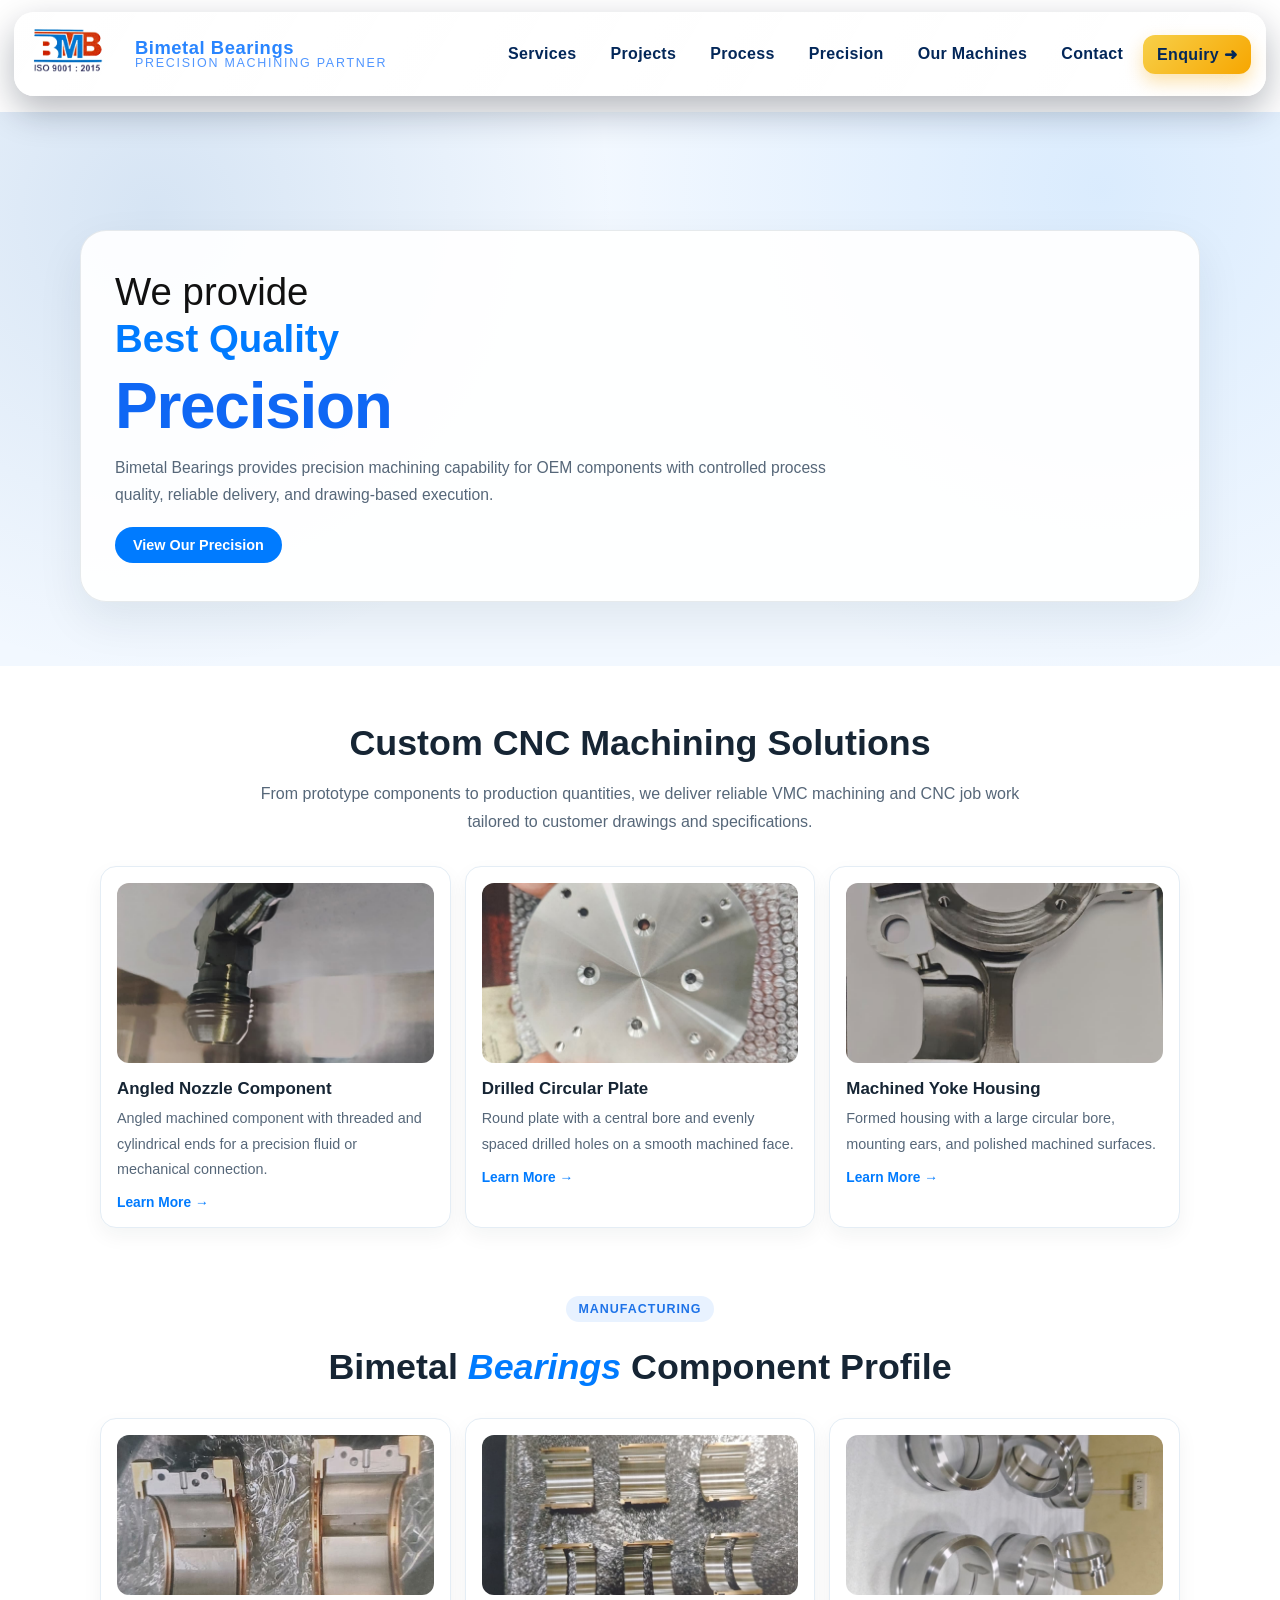
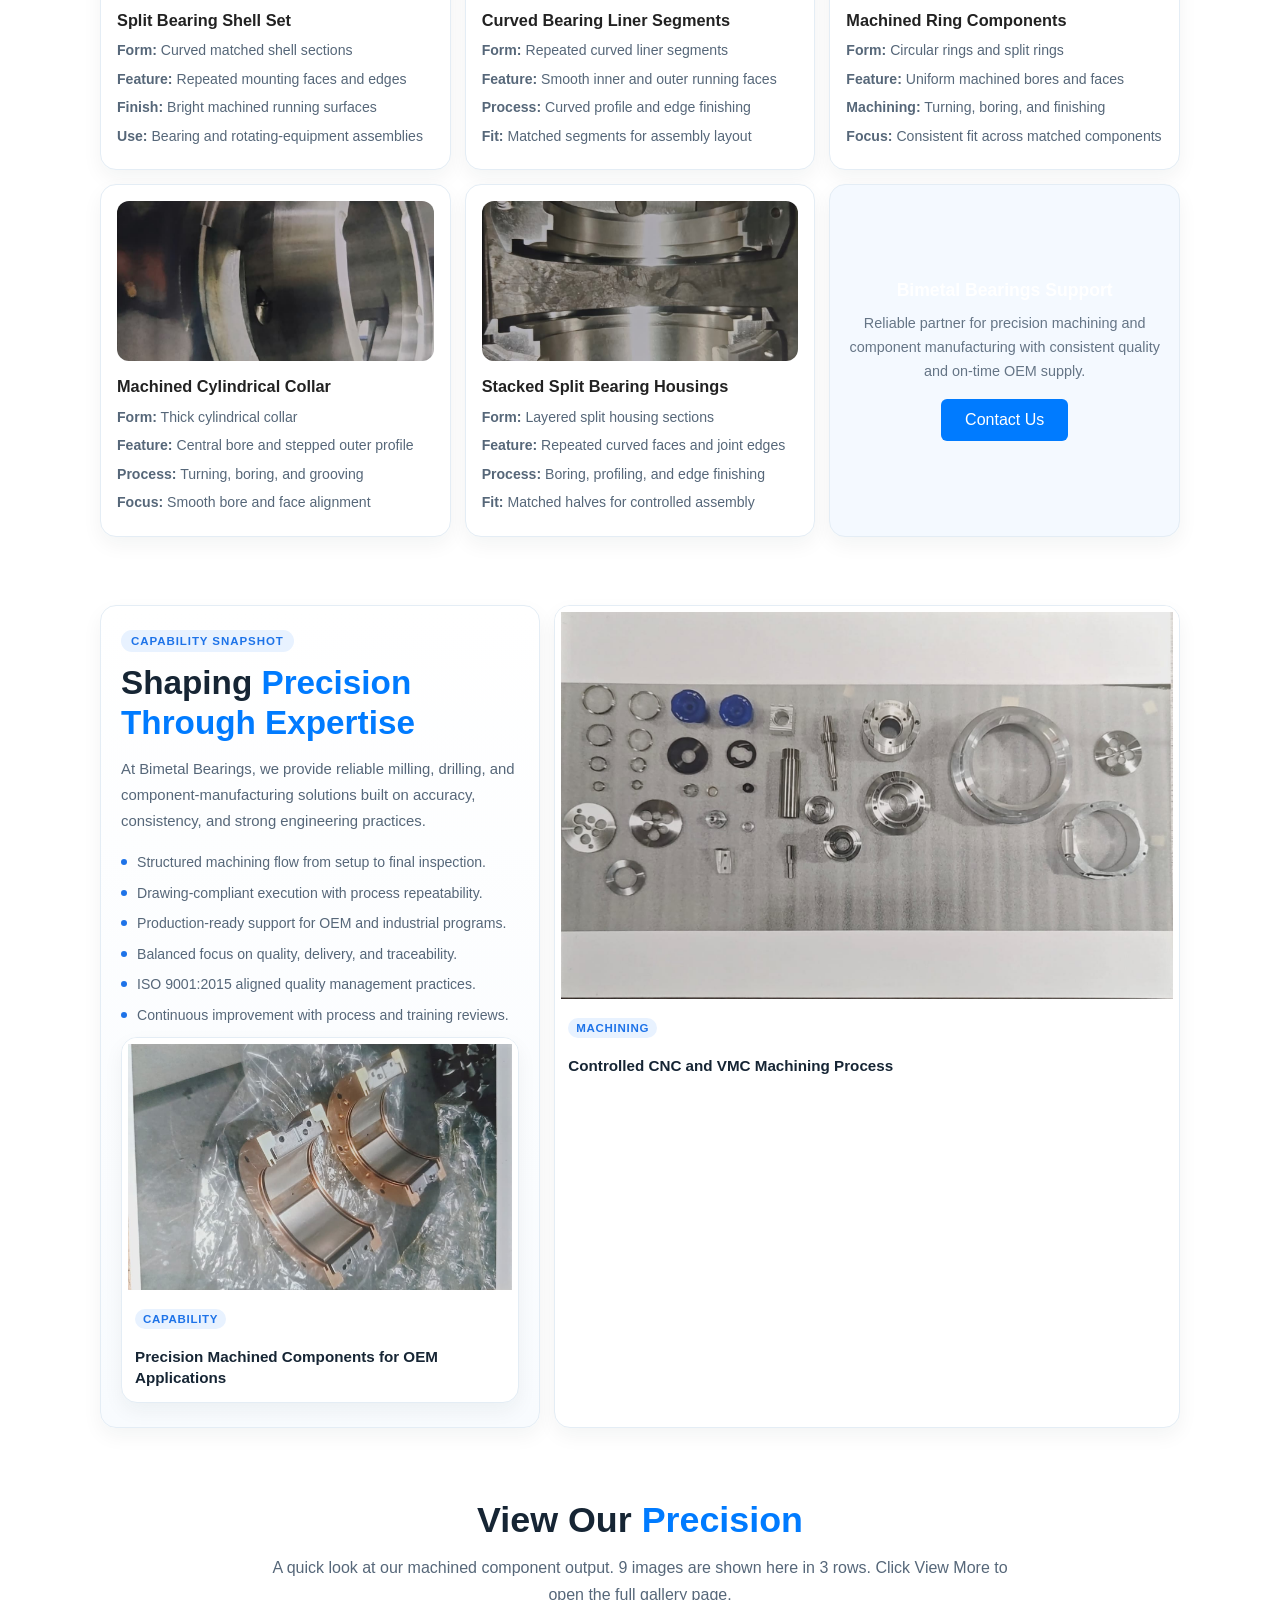
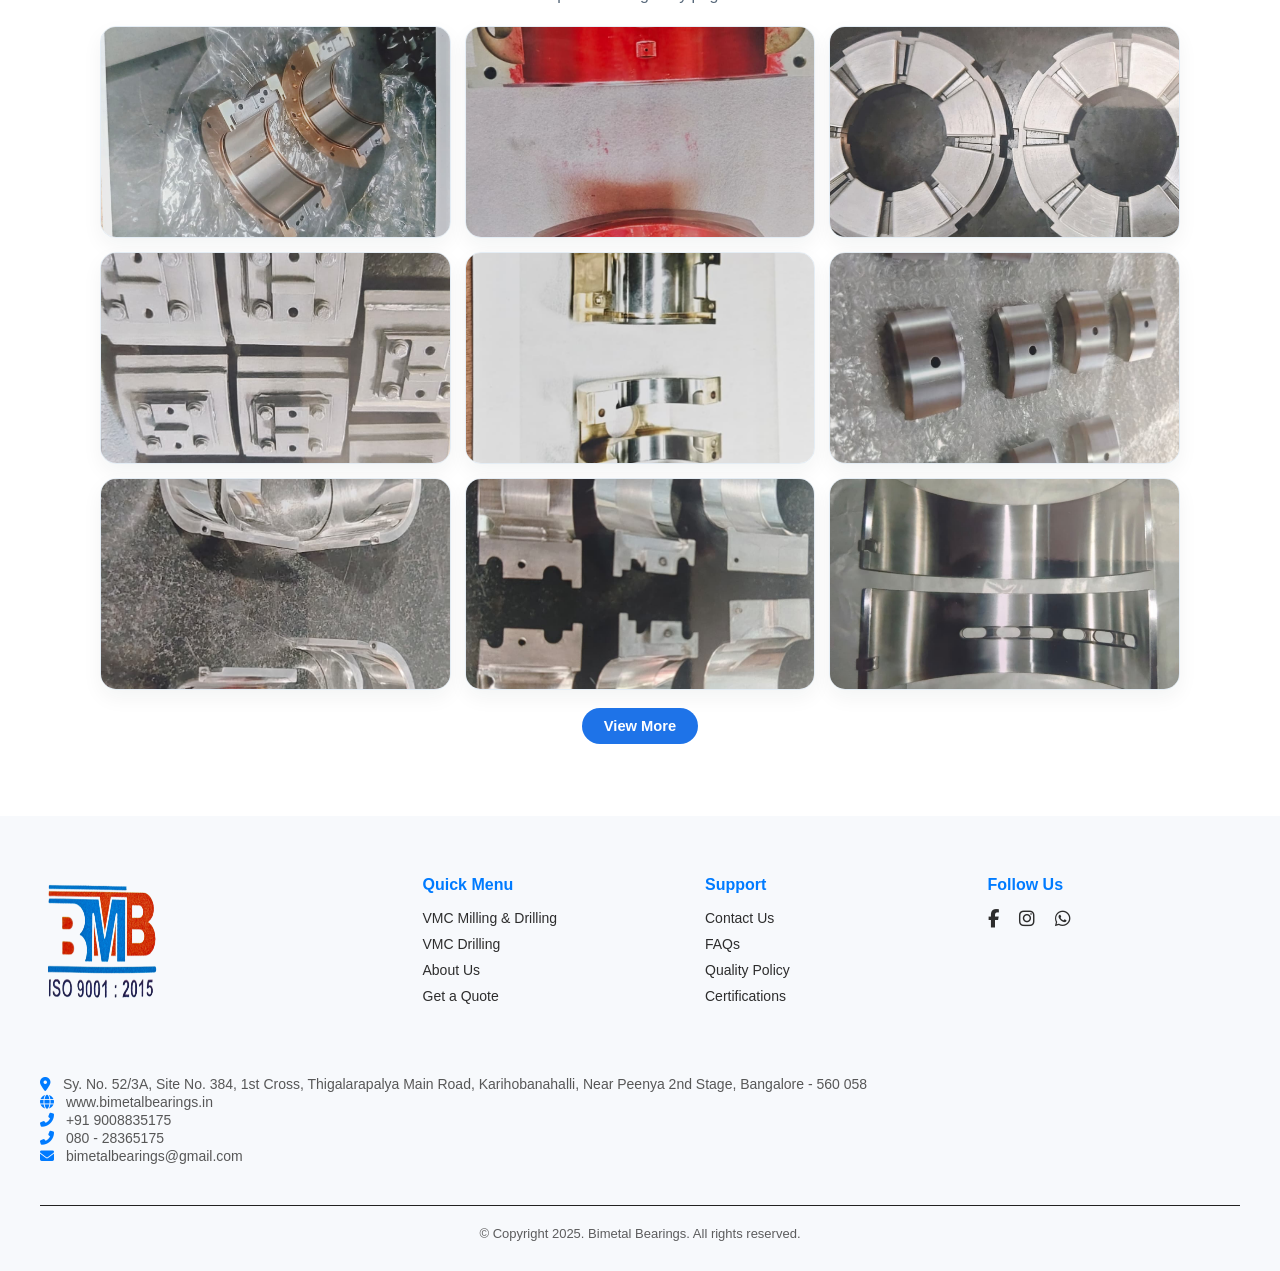
<file: precision.html>
<!doctype html>
<html lang="en">
  <head>
    <meta charset="UTF-8" />
    <meta name="viewport" content="width=device-width, initial-scale=1.0" />
    <title>Bimetal Precision</title>
    <link rel="icon" href="img/logo.png" />

    <link rel="stylesheet" href="style.css?v=2" />
    <link
      href="https://fonts.googleapis.com/css2?family=Inter:wght@400;500;600;700&display=swap"
      rel="stylesheet"
    />
    <link
      href="https://cdnjs.cloudflare.com/ajax/libs/font-awesome/6.5.0/css/all.min.css"
      rel="stylesheet"
    />

    <style>
      :root {
        --text-main: #162534;
        --text-muted: #566779;
        --accent: #007bff;
        --accent-soft: #1e73e8;
        --surface: #ffffff;
        --surface-soft: #f4f9ff;
        --border: #e4edf5;
      }

      body {
        font-family: "Inter", "Poppins", sans-serif;
        color: var(--text-main);
        background: #ffffff;
      }

      .service-hero {
        padding: 118px 24px 64px;
        background:
          radial-gradient(circle at 12% 18%, rgba(43, 108, 176, 0.14), transparent 38%),
          radial-gradient(circle at 86% 14%, rgba(94, 170, 245, 0.16), transparent 42%),
          #f2f8ff;
      }

      .service-hero-content {
        max-width: 1120px;
        margin: 0 auto;
        padding: 38px 34px;
        border-radius: 26px;
        border: 1px solid rgba(20, 52, 74, 0.1);
        background: rgba(255, 255, 255, 0.92);
        box-shadow: 0 18px 46px rgba(16, 34, 52, 0.08);
      }

      .service-hero-content h2 {
        margin: 0;
        font-size: clamp(1.8rem, 3vw, 2.8rem);
        font-weight: 500;
        line-height: 1.22;
      }

      .service-hero-content h2 span {
        color: var(--accent);
        font-weight: 700;
      }

      .bg-text {
        margin: 10px 0 0;
        font-size: clamp(2.3rem, 5vw, 4.4rem);
        line-height: 1.05;
        letter-spacing: -0.02em;
        color: #0f67f4;
      }

      .precision-intro {
        margin-top: 14px;
        max-width: 720px;
        color: var(--text-muted);
        font-size: 0.98rem;
        line-height: 1.75;
      }

      .precision-cta-row {
        margin-top: 18px;
      }

      .view-precision-btn {
        display: inline-flex;
        align-items: center;
        gap: 8px;
        padding: 10px 18px;
        border-radius: 999px;
        text-decoration: none;
        font-size: 0.9rem;
        font-weight: 600;
        color: #ffffff;
        background: var(--accent);
        transition:
          transform 0.25s ease,
          box-shadow 0.25s ease,
          background-color 0.25s ease;
      }

      .view-precision-btn:hover {
        transform: translateY(-2px);
        background: #1e73e8;
        box-shadow: 0 10px 20px rgba(30, 115, 232, 0.28);
      }

      .services,
      .popular-details,
      .work-section {
        max-width: 1120px;
        margin: 0 auto;
        padding: 56px 20px;
      }

      .services {
        text-align: center;
      }

      .services h2,
      .section-header h2 {
        font-size: clamp(1.7rem, 2.8vw, 2.5rem);
        line-height: 1.2;
        color: var(--text-main);
      }

      .services p,
      .section-header p {
        color: var(--text-muted);
        line-height: 1.75;
      }

      .services > p {
        max-width: 760px;
        margin: 0.8rem auto 1.9rem;
      }

      .cards,
      .details-grid {
        display: grid;
        gap: 14px;
      }

      .cards {
        grid-template-columns: repeat(3, minmax(0, 1fr));
      }

      .card,
      .detail-card,
      .upload-card {
        border: 1px solid var(--border);
        border-radius: 16px;
        background: var(--surface);
        box-shadow: 0 8px 20px rgba(15, 32, 45, 0.05);
        transition:
          transform 0.25s ease,
          box-shadow 0.25s ease,
          border-color 0.25s ease;
      }

      .card {
        padding: 16px;
        text-align: left;
      }

      .card img {
        width: 100%;
        height: 180px;
        object-fit: cover;
        border-radius: 12px;
        margin-bottom: 12px;
      }

      .card h3 {
        margin: 0 0 0.45rem;
        font-size: 1.06rem;
        color: var(--text-main);
      }

      .card p {
        margin: 0 0 0.7rem;
        font-size: 0.9rem;
      }

      .card a {
        color: var(--accent);
        text-decoration: none;
        font-size: 0.86rem;
        font-weight: 600;
      }

      .popular-details {
        padding-top: 12px;
      }

      .section-header {
        text-align: center;
        margin-bottom: 1.8rem;
      }

      .section-header .tag {
        display: inline-block;
        padding: 6px 12px;
        border-radius: 999px;
        background: #e8f2ff;
        color: var(--accent-soft);
        font-size: 0.78rem;
        font-weight: 600;
        letter-spacing: 0.08em;
        text-transform: uppercase;
      }

      .section-header h2 {
        margin-top: 0.85rem;
      }

      .section-header h2 span {
        color: var(--accent);
      }

      .details-grid {
        grid-template-columns: repeat(3, minmax(0, 1fr));
      }

      .detail-card {
        padding: 16px;
      }

      .detail-card img {
        width: 100%;
        height: 160px;
        object-fit: cover;
        border-radius: 12px;
        margin-bottom: 12px;
      }

      .detail-card h3 {
        margin: 0 0 0.6rem;
        font-size: 1.02rem;
      }

      .detail-card ul {
        list-style: none;
        padding: 0;
        margin: 0;
      }

      .detail-card li {
        margin-bottom: 6px;
        color: var(--text-muted);
        font-size: 0.88rem;
        line-height: 1.6;
      }

      .upload-card {
        padding: 18px;
        display: flex;
        align-items: center;
        justify-content: center;
        background: var(--surface-soft);
      }

      .upload-box h3 {
        margin: 0 0 0.6rem;
        font-size: 1.1rem;
      }

      .upload-box p {
        margin: 0 0 0.95rem;
        color: var(--text-muted);
        font-size: 0.9rem;
        line-height: 1.7;
      }

      .upload-box .btn-primary {
        display: inline-block;
        text-decoration: none;
      }

      .work-section {
        padding-top: 12px;
        padding-bottom: 72px;
      }

      .work-shell {
        display: grid;
        grid-template-columns: minmax(280px, 0.95fr) minmax(0, 1.35fr);
        gap: 14px;
      }

      .work-overview {
        border: 1px solid var(--border);
        border-radius: 16px;
        background: linear-gradient(180deg, #ffffff 0%, #f8fbfe 100%);
        padding: 24px 20px;
        box-shadow: 0 8px 20px rgba(15, 32, 45, 0.05);
      }

      .work-kicker {
        display: inline-block;
        margin-bottom: 0.7rem;
        padding: 5px 10px;
        border-radius: 999px;
        font-size: 0.72rem;
        letter-spacing: 0.08em;
        text-transform: uppercase;
        color: var(--accent-soft);
        background: #e8f2ff;
        font-weight: 600;
      }

      .work-overview h2 {
        margin: 0;
        font-size: clamp(1.6rem, 2.6vw, 2.2rem);
        line-height: 1.2;
        color: var(--text-main);
      }

      .work-overview h2 span {
        color: var(--accent);
      }

      .work-overview p {
        margin: 0.8rem 0 1.1rem;
        color: var(--text-muted);
        line-height: 1.75;
        font-size: 0.93rem;
      }

      .work-points {
        list-style: none;
        margin: 0;
        padding: 0;
      }

      .work-points li {
        position: relative;
        padding-left: 16px;
        margin-bottom: 8px;
        color: var(--text-muted);
        font-size: 0.88rem;
        line-height: 1.6;
      }

      .work-points li::before {
        content: "";
        position: absolute;
        left: 0;
        top: 8px;
        width: 6px;
        height: 6px;
        border-radius: 50%;
        background: var(--accent-soft);
      }

      .work-points-cert {
        margin-top: 10px;
        display: grid;
        gap: 10px;
      }

      .work-showcase {
        display: grid;
        grid-template-columns: 1fr;
        gap: 14px;
      }

      .prdimg-section {
        max-width: 1120px;
        margin: 0 auto;
        padding: 0 20px 72px;
      }

      .prdimg-header {
        text-align: center;
        margin-bottom: 18px;
      }

      .prdimg-header h2 {
        margin: 0;
        font-size: clamp(1.6rem, 2.8vw, 2.3rem);
        color: var(--text-main);
      }

      .prdimg-header h2 span {
        color: var(--accent);
      }

      .prdimg-header p {
        max-width: 760px;
        margin: 0.8rem auto 0;
        color: var(--text-muted);
        line-height: 1.7;
      }

      .prdimg-grid {
        display: grid;
        grid-template-columns: repeat(3, minmax(0, 1fr));
        gap: 14px;
      }

      .prdimg-card {
        border: 1px solid var(--border);
        border-radius: 16px;
        overflow: hidden;
        background: #ffffff;
        box-shadow: 0 8px 20px rgba(15, 32, 45, 0.05);
        transition:
          transform 0.25s ease,
          box-shadow 0.25s ease,
          border-color 0.25s ease;
      }

      .prdimg-card img {
        width: 100%;
        height: 210px;
        object-fit: cover;
        display: block;
      }

      .prdimg-card.extra {
        display: none;
      }

      .prdimg-card:hover {
        transform: translateY(-4px);
        border-color: #d8e4f0;
        box-shadow: 0 14px 30px rgba(15, 32, 45, 0.1);
      }

      .prdimg-actions {
        text-align: center;
        margin-top: 18px;
      }

      .prdimg-view-more {
        display: inline-block;
        text-decoration: none;
        border: none;
        border-radius: 999px;
        background: #1e73e8;
        color: #ffffff;
        padding: 10px 22px;
        font-size: 0.92rem;
        font-weight: 600;
        cursor: pointer;
        transition:
          transform 0.25s ease,
          box-shadow 0.25s ease,
          background-color 0.25s ease;
      }

      .prdimg-view-more:hover {
        transform: translateY(-2px);
        background: #0f67f4;
        box-shadow: 0 10px 20px rgba(15, 103, 244, 0.3);
      }

      .work-articles {
        max-width: 1120px;
        margin: 0 auto;
        padding: 0 20px 72px;
      }

      .work-articles-grid {
        display: grid;
        grid-template-columns: repeat(2, minmax(0, 1fr));
        gap: 14px;
      }

      .work-tile {
        border: 1px solid var(--border);
        border-radius: 16px;
        overflow: hidden;
        background: #ffffff;
        box-shadow: 0 8px 20px rgba(15, 32, 45, 0.05);
        transition:
          transform 0.25s ease,
          box-shadow 0.25s ease,
          border-color 0.25s ease;
      }

      .work-tile img {
        width: 100%;
        height: 170px;
        object-fit: contain;
        background: #f2f8ff;
      }

      .work-tile.certificate-tile img {
        height: auto;
        max-height: none;
        object-fit: contain;
        background: #ffffff;
        padding: 6px;
        display: block;
      }

      .work-tile-body {
        padding: 13px 13px 14px;
      }

      .work-tile .tag {
        display: inline-block;
        font-size: 0.72rem;
        letter-spacing: 0.06em;
        text-transform: uppercase;
        border-radius: 999px;
        background: #e8f2ff;
        color: var(--accent-soft);
        padding: 4px 8px;
        font-weight: 600;
      }

      .work-tile h3 {
        margin: 8px 0 0;
        color: var(--text-main);
        font-size: 0.95rem;
        line-height: 1.35;
      }

      .reveal {
        opacity: 0;
        transform: translateY(22px);
        transition:
          opacity 0.55s ease,
          transform 0.55s ease;
      }

      .reveal.is-visible {
        opacity: 1;
        transform: translateY(0);
      }

      .card:hover,
      .detail-card:hover,
      .upload-card:hover,
      .work-tile:hover {
        transform: translateY(-4px);
        border-color: #d8e4f0;
        box-shadow: 0 14px 30px rgba(15, 32, 45, 0.1);
      }

      @media (max-width: 992px) {
        .cards,
        .details-grid {
          grid-template-columns: repeat(2, minmax(0, 1fr));
        }

        .work-shell {
          grid-template-columns: 1fr;
        }

        .prdimg-grid {
          grid-template-columns: repeat(2, minmax(0, 1fr));
        }
      }

      @media (max-width: 768px) {
        .service-hero {
          padding: 96px 14px 48px;
        }

        .service-hero-content {
          padding: 24px 18px;
          border-radius: 18px;
        }

        .services,
        .popular-details,
        .work-section {
          padding: 42px 14px;
        }

        .cards,
        .details-grid,
        .work-showcase,
        .work-articles-grid {
          grid-template-columns: 1fr;
        }

        .prdimg-section {
          padding: 0 14px 62px;
        }

        .prdimg-grid {
          grid-template-columns: 1fr;
        }
      }
    </style>
  </head>

  <body>
    <header class="navbar">
      <div class="logo">
        <img src="img/logo.png" alt="Bimetal Bearings logo" />
        <div class="brand-copy">
          <span class="brand-name">Bimetal Bearings</span>
          <span class="brand-sub">Precision Machining Partner</span>
        </div>
      </div>
      <button class="menu-toggle" aria-label="Toggle menu">
        <i class="fas fa-bars"></i>
      </button>
      <nav class="nav-links">
        <a href="index.html#service">Services</a>
        <a href="index.html#project">Projects</a>
        <a href="index.html#process">Process</a>
        <a href="precision.html">Precision</a>
        <a href="machine.html">Our Machines</a>
        <a href="contact.html">Contact</a>
        <a
          href="https://wa.me/919008835175?text=Hi%20Bimetal%20Bearings!%20I%20am%20interested%20in%20your%20manufacturing%20solutions.%20Please%20share%20more%20details."
          target="_blank"
          rel="noopener"
          class="btn-yellow"
          >Enquiry ➜</a
        >
      </nav>
    </header>

    <section class="service-hero reveal" id="services">
      <div class="service-hero-content">
        <h2>We provide <br /><span>Best Quality</span></h2>
        <h1 class="bg-text">Precision</h1>
        <p class="precision-intro">
          Bimetal Bearings provides precision machining capability for OEM
          components with controlled process quality, reliable delivery, and
          drawing-based execution.
        </p>
        <div class="precision-cta-row">
          <a href="#prdimg" class="view-precision-btn">View Our Precision</a>
        </div>
      </div>
    </section>

    <section class="services reveal">
      <h2>Custom CNC Machining Solutions</h2>
      <p>
        From prototype components to production quantities, we deliver reliable
        VMC machining and CNC job work tailored to customer drawings and
        specifications.
      </p>

      <div class="cards">
        <div class="card">
          <img
            src="img/prd/WhatsApp Image 2026-04-06 at 11.38.07 AM.jpeg"
            alt="Angled machined nozzle component"
          />
          <h3>Angled Nozzle Component</h3>
          <p>
            Angled machined component with threaded and cylindrical ends for
            a precision fluid or mechanical connection.
          </p>
          <a href="index.html#service">Learn More →</a>
        </div>

        <div class="card">
          <img
            src="img/prd/WhatsApp Image 2026-04-06 at 11.38.08 AM (1).jpeg"
            alt="Drilled circular plate"
          />
          <h3>Drilled Circular Plate</h3>
          <p>
            Round plate with a central bore and evenly spaced drilled holes on
            a smooth machined face.
          </p>
          <a href="index.html#service">Learn More →</a>
        </div>

        <div class="card">
          <img
            src="img/prd/WhatsApp Image 2026-04-06 at 11.38.08 AM.jpeg"
            alt="Machined yoke housing"
          />
          <h3>Machined Yoke Housing</h3>
          <p>
            Formed housing with a large circular bore, mounting ears, and
            polished machined surfaces.
          </p>
          <a href="index.html#service">Learn More →</a>
        </div>
      </div>
    </section>

    <section class="popular-details reveal">
      <div class="section-header">
        <span class="tag">Manufacturing</span>
        <h2>Bimetal <span>Bearings</span> Component Profile</h2>
      </div>

      <div class="details-grid">
        <div class="detail-card">
          <img
            src="img/prd/WhatsApp Image 2026-04-06 at 11.38.09 AM (1).jpeg"
            alt="Split bearing shell set"
          />
          <h3>Split Bearing Shell Set</h3>
          <ul>
            <li>
              <strong>Form:</strong> Curved matched shell sections
            </li>
            <li><strong>Feature:</strong> Repeated mounting faces and edges</li>
            <li><strong>Finish:</strong> Bright machined running surfaces</li>
            <li><strong>Use:</strong> Bearing and rotating-equipment assemblies</li>
          </ul>
        </div>

        <div class="detail-card">
          <img
            src="img/prd/WhatsApp Image 2026-04-06 at 11.38.09 AM (2).jpeg"
            alt="Curved bearing liner segments"
          />
          <h3>Curved Bearing Liner Segments</h3>
          <ul>
            <li><strong>Form:</strong> Repeated curved liner segments</li>
            <li><strong>Feature:</strong> Smooth inner and outer running faces</li>
            <li><strong>Process:</strong> Curved profile and edge finishing</li>
            <li><strong>Fit:</strong> Matched segments for assembly layout</li>
          </ul>
        </div>

        <div class="detail-card">
          <img
            src="img/prd/WhatsApp Image 2026-04-06 at 11.38.09 AM.jpeg"
            alt="Machined ring components"
          />
          <h3>Machined Ring Components</h3>
          <ul>
            <li><strong>Form:</strong> Circular rings and split rings</li>
            <li><strong>Feature:</strong> Uniform machined bores and faces</li>
            <li><strong>Machining:</strong> Turning, boring, and finishing</li>
            <li><strong>Focus:</strong> Consistent fit across matched components</li>
          </ul>
        </div>

        <div class="detail-card">
          <img src="img/prd/WhatsApp Image 2026-04-06 at 11.38.10 AM (1).jpeg" alt="Machined cylindrical collar" />
          <h3>Machined Cylindrical Collar</h3>
          <ul>
            <li><strong>Form:</strong> Thick cylindrical collar</li>
            <li><strong>Feature:</strong> Central bore and stepped outer profile</li>
            <li><strong>Process:</strong> Turning, boring, and grooving</li>
            <li><strong>Focus:</strong> Smooth bore and face alignment</li>
          </ul>
        </div>

        <div class="detail-card">
          <img
            src="img/prd/WhatsApp Image 2026-04-06 at 11.38.10 AM (2).jpeg"
            alt="Stacked split bearing housings"
          />
          <h3>Stacked Split Bearing Housings</h3>
          <ul>
            <li><strong>Form:</strong> Layered split housing sections</li>
            <li><strong>Feature:</strong> Repeated curved faces and joint edges</li>
            <li><strong>Process:</strong> Boring, profiling, and edge finishing</li>
            <li><strong>Fit:</strong> Matched halves for controlled assembly</li>
          </ul>
        </div>

        <div class="upload-card">
          <div class="upload-box">
            <h3>Bimetal Bearings Support</h3>
            <p>
              Reliable partner for precision machining and component
              manufacturing with consistent quality and on-time OEM supply.
            </p>
            <a href="contact.html" class="btn-primary">Contact Us</a>
          </div>
        </div>
      </div>
    </section>

    <section class="work-section reveal">
      <div class="work-shell">
        <article class="work-overview">
          <span class="work-kicker">Capability Snapshot</span>
          <h2>Shaping <span>Precision Through Expertise</span></h2>
          <p>
            At Bimetal Bearings, we provide reliable milling, drilling, and
            component-manufacturing solutions built on accuracy, consistency,
            and strong engineering practices.
          </p>
          <ul class="work-points">
            <li>Structured machining flow from setup to final inspection.</li>
            <li>Drawing-compliant execution with process repeatability.</li>
            <li>Production-ready support for OEM and industrial programs.</li>
            <li>Balanced focus on quality, delivery, and traceability.</li>
            <li>ISO 9001:2015 aligned quality management practices.</li>
            <li>Continuous improvement with process and training reviews.</li>
          </ul>

          <div class="work-points-cert">
            <article class="work-tile certificate-tile">
              <img
                src="img/prd/WhatsApp Image 2026-04-06 at 11.36.28 AM.jpeg"
                alt="Machined component profile"
              />
              <div class="work-tile-body">
                <span class="tag">Capability</span>
                <h3>Precision Machined Components for OEM Applications</h3>
              </div>
            </article>
          </div>
        </article>

        <div class="work-showcase">
          <article class="work-tile certificate-tile">
            <img
              src="img/prd/WhatsApp Image 2026-04-06 at 11.38.16 AM (3).jpeg"
              alt="CNC milling output"
            />
            <div class="work-tile-body">
              <span class="tag">Machining</span>
              <h3>Controlled CNC and VMC Machining Process</h3>
            </div>
          </article>
        </div>
      </div>
    </section>

    <section class="prdimg-section reveal" id="prdimg">
      <div class="prdimg-header">
        <h2>View Our <span>Precision</span></h2>
        <p>
          A quick look at our machined component output. 9 images are shown
          here in 3 rows. Click View More to open the full gallery page.
        </p>
      </div>

      <div class="prdimg-grid">
        <article class="prdimg-card">
          <img src="img/prd/WhatsApp Image 2026-04-06 at 11.36.28 AM.jpeg" alt="Precision part 1" />
        </article>
        <article class="prdimg-card">
          <img src="img/prd/WhatsApp Image 2026-04-06 at 11.36.29 AM (1).jpeg" alt="Precision part 2" />
        </article>
        <article class="prdimg-card">
          <img src="img/prd/WhatsApp Image 2026-04-06 at 11.36.29 AM.jpeg" alt="Precision part 3" />
        </article>
        <article class="prdimg-card">
          <img src="img/prd/WhatsApp Image 2026-04-06 at 11.36.30 AM (1).jpeg" alt="Precision part 4" />
        </article>
        <article class="prdimg-card">
          <img src="img/prd/WhatsApp Image 2026-04-06 at 11.36.30 AM (2).jpeg" alt="Precision part 5" />
        </article>
        <article class="prdimg-card">
          <img src="img/prd/WhatsApp Image 2026-04-06 at 11.36.30 AM (3).jpeg" alt="Precision part 6" />
        </article>
        <article class="prdimg-card">
          <img src="img/prd/WhatsApp Image 2026-04-06 at 11.36.30 AM.jpeg" alt="Precision part 7" />
        </article>
        <article class="prdimg-card">
          <img src="img/prd/WhatsApp Image 2026-04-06 at 11.36.31 AM (1).jpeg" alt="Precision part 8" />
        </article>
        <article class="prdimg-card">
          <img src="img/prd/WhatsApp Image 2026-04-06 at 11.36.31 AM (2).jpeg" alt="Precision part 9" />
        </article>
      </div>

      <div class="prdimg-actions">
        <a href="precision-gallery.html" class="prdimg-view-more">
          View More
        </a>
      </div>
    </section>

    <footer class="footer">
      <div class="footer-container">
        <div class="footer-brand">
          <img src="img/logo.png" alt="Bimetal Bearings Logo" class="logo" />
        </div>

        <div class="footer-links">
          <h4>Quick Menu</h4>
          <ul>
            <li><a href="machine.html">VMC Milling & Drilling</a></li>
            <li><a href="index.html#service">VMC Drilling</a></li>
            <li><a href="index.html">About Us</a></li>
            <li><a href="contact.html">Get a Quote</a></li>
          </ul>
        </div>

        <div class="footer-links">
          <h4>Support</h4>
          <ul>
            <li><a href="contact.html">Contact Us</a></li>
            <li><a href="contact.html">FAQs</a></li>
            <li><a href="contact.html">Quality Policy</a></li>
            <li><a href="contact.html">Certifications</a></li>
          </ul>
        </div>

        <div class="footer-social">
          <h4>Follow Us</h4>
          <div class="social-icons">
            <a href="#" title="Facebook" target="_blank" rel="noopener">
              <i class="fab fa-facebook-f"></i>
            </a>
            <a href="#" title="Instagram" target="_blank" rel="noopener">
              <i class="fab fa-instagram"></i>
            </a>
            <a
              href="https://wa.me/919008835175?text=Hi%20Bimetal%20Bearings!%20I%20am%20interested%20in%20your%20manufacturing%20solutions.%20Please%20share%20more%20details."
              target="_blank"
              rel="noopener"
              title="WhatsApp"
            >
              <i class="fab fa-whatsapp"></i>
            </a>
          </div>
        </div>

        <div class="footer-contact">
          <p>
            <a
              href="https://www.google.com/maps?q=Sy.+No.+52/3A,+Site+No.+384,+1st+Cross,+Thigalarapalya+Main+Road,+Karihobanahalli,+Near+Peenya+2nd+Stage,+Bangalore+560058"
              target="_blank"
              rel="noopener"
            >
              <i class="fas fa-map-marker-alt"></i>
              Sy. No. 52/3A, Site No. 384, 1st Cross, Thigalarapalya Main Road,
              Karihobanahalli, Near Peenya 2nd Stage, Bangalore - 560 058
            </a>
          </p>

          <p>
            <a
              href="https://www.bimetalbearings.in"
              target="_blank"
              rel="noopener"
            >
              <i class="fas fa-globe"></i> www.bimetalbearings.in
            </a>
          </p>

          <p>
            <a href="tel:+9008835175">
              <i class="fas fa-phone-alt"></i> +91 9008835175
            </a>
          </p>

          <p>
            <a href="tel:08028365175">
              <i class="fas fa-phone-alt"></i> 080 - 28365175
            </a>
          </p>

          <p>
            <a
              href="https://mail.google.com/mail/?view=cm&fs=1&to=bimetalbearings@gmail.com"
              target="_blank"
              rel="noopener"
            >
              <i class="fas fa-envelope"></i> bimetalbearings@gmail.com
            </a>
          </p>
        </div>
      </div>

      <div class="footer-bottom">
        <p>© Copyright 2025. Bimetal Bearings. All rights reserved.</p>
      </div>
    </footer>

    <script>
      document.addEventListener("DOMContentLoaded", function () {
        const menuToggle = document.querySelector(".menu-toggle");
        const navLinks = document.querySelector(".nav-links");

        if (menuToggle && navLinks) {
          menuToggle.addEventListener("click", function (event) {
            event.preventDefault();
            event.stopPropagation();
            navLinks.classList.toggle("active");
          });

          document.addEventListener("click", function (event) {
            if (
              !menuToggle.contains(event.target) &&
              !navLinks.contains(event.target)
            ) {
              navLinks.classList.remove("active");
            }
          });
        }

        const revealNodes = document.querySelectorAll(".reveal");
        const observer = new IntersectionObserver(
          function (entries, revealObserver) {
            entries.forEach(function (entry) {
              if (entry.isIntersecting) {
                entry.target.classList.add("is-visible");
                revealObserver.unobserve(entry.target);
              }
            });
          },
          { threshold: 0.15, rootMargin: "0px 0px -40px 0px" },
        );

        revealNodes.forEach(function (node) {
          observer.observe(node);
        });
      });
    </script>
  </body>
</html>
</file>
<file: style.css>
* {
  margin: 0;
  padding: 0;
  box-sizing: border-box;
}

:root {
  --primary: #1c1c1c; /* Brand Black */
  --secondary: #3e4c59; /* Steel Gray */
  --accent-blue: #005b96; /* CNC Blue */
  --accent-orange: #f5a623; /* Industrial Orange */
  --light-bg: #f4f7fa; /* Light Background */
  --mid-bg: #e1e5eb; /* Card Background */
  --text-dark: #1c1c1c; /* Headings */
  --text-body: #3e4c59; /* Paragraphs */
  --nav-bg: linear-gradient(
    120deg,
    rgba(255, 255, 255, 0.9),
    rgba(255, 255, 255, 0.84)
  );
}

body {
  font-family: "Poppins", sans-serif;
  margin: 0;
  padding: 0;
  background: #f2f6fb;
  color: #333;
  margin-top: 112px;
}
html {
  scroll-behavior: smooth;
}

/* Modern Navbar */
.menu-toggle {
  display: none;
}

.navbar {
  position: fixed;
  top: 12px;
  left: 50%;
  transform: translateX(-50%);
  width: min(1260px, calc(100% - 28px));
  min-height: 84px;
  display: flex;
  align-items: center;
  justify-content: space-between;
  padding: 12px 14px;
  border-radius: 20px;
  border: 1px solid rgba(255, 255, 255, 0.2);
  background: var(--nav-bg);
  -webkit-backdrop-filter: blur(14px);
  backdrop-filter: blur(14px);
  box-shadow: 0 14px 36px rgba(7, 18, 35, 0.3);
  z-index: 1000;
  font-family: "Barlow", sans-serif;
}

.navbar .logo {
  display: flex;
  align-items: center;
  gap: 12px;
  min-width: 0;
}

.logo img {
  height: 56px;
  width: auto;
}

.brand-copy {
  display: flex;
  flex-direction: column;
  line-height: 1.05;
  color: #2985ff;
}

.brand-name {
  font-weight: 700;
  font-size: 1.15rem;
  letter-spacing: 0.03em;
}

.brand-sub {
  font-size: 0.78rem;
  letter-spacing: 0.14em;
  color: #5096ff;
  text-transform: uppercase;
}

.nav-links {
  display: flex;
  align-items: center;
  gap: 6px;
}

.navbar .nav-links a {
  text-decoration: none;
  color: #032759;
  font-weight: 600;
  letter-spacing: 0.02em;
  padding: 10px 14px;
  border-radius: 12px;
  transition: background 0.25s ease, color 0.25s ease, transform 0.25s ease;
}

.navbar .nav-links a:hover {
  background: #1e73e8;
  color: #ffffff;
  transform: translateY(-1px);
}

.navbar .nav-links a:focus-visible,
.menu-toggle:focus-visible,
.hero-btn:focus-visible {
  outline: 2px solid #2a8dea;
  outline-offset: 2px;
}

.btn-yellow {
  background: linear-gradient(135deg, #f7d04a, #f7a600);
  color: #111827;
  padding: 10px 18px;
  border-radius: 12px;
  text-decoration: none;
  font-weight: 700;
  box-shadow: 0 8px 18px rgba(247, 166, 0, 0.32);
}

.btn-yellow:hover {
  background: linear-gradient(135deg, #5bbbff, #f5aa00);
  color: #111827;
}

/* Hero Section */
.hero {
  position: relative;
  margin: 0 16px 24px;
  min-height: 720px;
  padding: 146px 56px 34px;
  border-radius: 28px;
  overflow: hidden;
  display: flex;
  flex-direction: column;
  justify-content: space-between;
  isolation: isolate;
  background: radial-gradient(
      circle at 10% 15%,
      rgba(74, 144, 226, 0.32),
      transparent 40%
    ),
    linear-gradient(115deg, #06162e 0%, #0a2144 54%, #0f2b55 100%);
}

.hero::before {
  content: "";
  position: absolute;
  inset: 0;
  background: linear-gradient(
    105deg,
    rgba(4, 15, 31, 0.78) 0%,
    rgba(4, 15, 31, 0.48) 45%,
    rgba(4, 15, 31, 0.18) 100%
  );
  z-index: -1;
}

.bgimg {
  position: absolute;
  inset: 0;
  width: 100%;
  height: 100%;
  object-fit: contain;
  object-position: center right;
  opacity: 0.36;
  z-index: -2;
  filter: contrast(1.06) saturate(1.08);
}

.hero-content {
  display: flex;
  align-items: flex-start;
  justify-content: flex-start;
  position: relative;
  z-index: 2;
  max-width: 780px;
  font-family: "Barlow", sans-serif;
}

.hero-left {
  max-width: 780px;
}

.hero-kicker {
  margin-bottom: 14px;
  font-size: 0.86rem;
  letter-spacing: 0.13em;
  text-transform: uppercase;
  color: #89b9ea;
  font-weight: 600;
}

.hero-left h1 {
  font-size: clamp(2.2rem, 5vw, 4.7rem);
  font-weight: 700;
  line-height: 1.02;
  color: #f5f9ff;
  margin: 0;
}

.hero-left h1 span {
  color: #6ec4ff;
}

.hero-left .tagline {
  margin-top: 18px;
  font-size: 1.08rem;
  line-height: 1.6;
  color: #d3dfef;
  max-width: 62ch;
}

.hero-cta-row {
  display: flex;
  flex-wrap: wrap;
  gap: 12px;
  margin-top: 28px;
}

.hero-btn {
  display: inline-flex;
  align-items: center;
  justify-content: center;
  gap: 6px;
  font-family: "Barlow", sans-serif;
  font-weight: 700;
  padding: 12px 18px;
  border-radius: 12px;
  border: 1px solid transparent;
  transition: transform 0.25s ease, background 0.25s ease, color 0.25s ease;
}

.hero-btn.primary {
  background: linear-gradient(135deg, #2c8fff, #0068ff);
  color: #ffffff;
}

.hero-btn.primary:hover {
  transform: translateY(-1px);
  background: linear-gradient(135deg, #4fa1ff, #0f73ff);
}

.hero-btn.secondary {
  border-color: rgba(194, 216, 242, 0.52);
  color: #d9e9fb;
  background: rgba(13, 28, 54, 0.52);
}

.hero-btn.secondary:hover {
  transform: translateY(-1px);
  background: rgba(23, 45, 80, 0.72);
  color: #ffffff;
}

.hero-image {
  display: none;
}

/* Features */
.herofeatures {
  position: relative;
  z-index: 2;
  width: 100%;
  display: grid;
  grid-template-columns: repeat(4, minmax(0, 1fr));
  gap: 14px;
  margin-top: 44px;
}

.herofeature-card {
  background: rgba(7, 23, 46, 0.76);
  border: 1px solid rgba(196, 218, 244, 0.24);
  border-radius: 16px;
  padding: 16px 18px;
  min-width: 0;
  max-width: unset;
  text-align: left;
  box-shadow: 0 10px 24px rgba(6, 16, 32, 0.26);
}

.herofeature-card.review,
.herofeature-card.battery,
.herofeature-card.weather {
  background: rgba(7, 23, 46, 0.76);
}

.herofeature-card .icon {
  color: #73c6ff;
  font-size: 1.2rem;
  margin-bottom: 10px;
}

.herofeature-card p {
  margin: 0;
  color: #f2f7ff;
  font-weight: 600;
}

.herofeature-card small {
  display: block;
  margin-top: 6px;
  color: #aec2dc;
  font-size: 0.88rem;
  line-height: 1.4;
}

/* Responsive navbar and hero */
@media (max-width: 1080px) {
  .hero {
    padding: 136px 28px 28px;
    min-height: 650px;
  }

  .herofeatures {
    grid-template-columns: repeat(2, minmax(0, 1fr));
  }
}

@media (max-width: 980px) {
  body {
    margin-top: 98px;
  }

  .navbar {
    top: 8px;
    width: calc(100% - 18px);
    min-height: 76px;
    padding: 10px 12px;
    border-radius: 16px;
    align-items: center;
    background: var(--nav-bg);
  }

  .logo img {
    height: 50px;
  }

  .brand-sub {
    display: none;
  }

  .menu-toggle {
    display: inline-flex;
    align-items: center;
    justify-content: center;
    width: 42px;
    height: 42px;
    border-radius: 10px;
    border: 1px solid rgba(3, 39, 89, 0.22);
    background: rgba(3, 39, 89, 0.08);
    color: #032759;
    font-size: 1.2rem;
    cursor: pointer;
  }

  .nav-links {
    display: none;
    position: absolute;
    top: calc(100% + 10px);
    left: 0;
    width: 100%;
    padding: 10px;
    border-radius: 14px;
    border: 1px solid rgba(3, 39, 89, 0.14);
    background: var(--nav-bg);
    box-shadow: 0 14px 24px rgba(0, 0, 0, 0.34);
    flex-direction: column;
    align-items: stretch;
    gap: 6px;
  }

  .nav-links.active {
    display: flex;
  }

  .navbar .nav-links a {
    width: 100%;
    border-radius: 10px;
    padding: 12px 14px;
  }

  .navbar .nav-links a:hover,
  .navbar .nav-links a:active,
  .navbar .nav-links a:focus-visible {
    background: #1e73e8;
    color: #ffffff;
  }

  .btn-yellow {
    width: 100%;
    margin-top: 6px;
    justify-content: center;
    text-align: center;
  }
}

@media (min-width: 981px) {
  .nav-links {
    display: flex !important;
    position: static;
    background: none;
    border: 0;
    box-shadow: none;
    flex-direction: row;
    width: auto;
    padding: 0;
  }

  .menu-toggle {
    display: none !important;
  }
}

@media (max-width: 700px) {
  .hero {
    margin: 0 10px 16px;
    padding: 122px 16px 20px;
    border-radius: 20px;
    min-height: auto;
  }

  .bgimg {
    object-position: center;
    opacity: 0.28;
  }

  .hero-content {
    max-width: 100%;
  }

  .hero-left h1 {
    font-size: clamp(1.9rem, 8vw, 2.8rem);
  }

  .hero-left .tagline {
    font-size: 0.97rem;
    line-height: 1.5;
  }

  .hero-kicker {
    font-size: 0.75rem;
  }

  .hero-cta-row {
    gap: 10px;
  }

  .hero-btn {
    width: 100%;
  }

  .herofeatures {
    grid-template-columns: 1fr;
    gap: 10px;
    margin-top: 24px;
  }
}

/* ...existing code... */

/* ...existing code... */

/* Hero slide animation disabled - content remains static */

/* ...existing code... */

a {
  text-decoration: none;
  color: inherit;
}

.intr {
  opacity: 0;
  transform: translateY(40px);
  animation: fadeInintro 1.5s cubic-bezier(0.4, 2, 0.3, 1) forwards;
  animation-delay: 3.2s;
}

@keyframes fadeInintro {
  from {
    opacity: 0;
    transform: translateY(40px);
  }
  to {
    opacity: 1;
    transform: translateY(0);
  }
}

.about-animated-text span {
  opacity: 0;
  transform: translateY(-30px);
  animation: fadeInUp 0.6s ease-out forwards;
  display: inline-block;
}

/* Staggered delays for each letter */
.about-animated-text span:nth-child(1) {
  animation-delay: 0s;
}
.about-animated-text span:nth-child(2) {
  animation-delay: 0.08s;
}
.about-animated-text span:nth-child(3) {
  animation-delay: 0.16s;
}
.about-animated-text span:nth-child(4) {
  animation-delay: 0.24s;
}
.about-animated-text span:nth-child(5) {
  animation-delay: 0.32s;
}
.about-animated-text span:nth-child(6) {
  animation-delay: 0.4s;
}
.about-animated-text span:nth-child(7) {
  animation-delay: 0.48s;
}
.about-animated-text span:nth-child(8) {
  animation-delay: 0.56s;
}
.about-animated-text span:nth-child(9) {
  animation-delay: 0.64s;
}

@keyframes fadeInUp {
  to {
    opacity: 1;
    transform: translateY(0);
  }
}

@keyframes fadeInUp {
  from {
    opacity: 0;
    transform: translateY(-30px);
  }
  to {
    opacity: 1;
    transform: translateY(0);
  }
}

.about-animated-text span,
.tiltle span {
  opacity: 0;
  transform: translateY(-30px);
  animation: fadeInUp 0.6s ease-out forwards;
  display: inline-block;
}
.top-bar {
  background: #fff;
  font-size: 12px;
  text-transform: uppercase;
  padding: 10px 20px;
  display: flex;
  justify-content: space-between;
  border-bottom: 1px solid #ddd;
  font-weight: 600;
}
.intro strong {
  color: #007bff;
  font-family: "Poppins", sans-serif;
}

.menu {
  cursor: pointer;
}

.about-section {
  background-image: url();
  padding: 30px 30px;
  max-width: 1400px;
  margin: auto;
  font-family: "Poppins", sans-serif;
  border-radius: 15px;
  box-shadow: 0 4px 32px rgba(0, 0, 0, 0.08);
  display: flex;
  flex-wrap: wrap;
  gap: 30px;
  align-items: flex-start;
}

.about-section h1 {
  flex-basis: 100%;
  margin: 0;
  margin-bottom: 1rem;
  font-size: 3rem;
  font-weight: 600;
  color: #02073d;
  font-family: "Poppins", sans-serif;
  order: 1;
}

.intro {
  display: flex;
  flex-direction: column;
  justify-content: flex-start;
  gap: 20px;
  flex: 1;
  min-width: 300px;
  order: 2;
}

.intro p {
  font-size: 1.3rem;
  color: #444;
  font-family: "Poppins", sans-serif;
  margin: 0;
}

.cta-button {
  background: #007bff;
  color: #fff;
  border: none;
  padding: 12px 24px;
  border-radius: 6px;
  font-weight: 600;
  cursor: pointer;
}

.about-images {
  display: flex;
  gap: 20px;
  flex: 1;
  min-width: 300px;
  order: 3;
  margin: 0;
}

.about-images img {
  flex: 1;
  border-radius: 12px;
  object-fit: contain;
  max-height: 300px;
  width: 100%;
}

.philosophy {
  font-size: 1.2rem;
  font-weight: 400;
  color: #333;
  margin-top: 30px;
  font-family: "Poppins", sans-serif;
  flex-basis: 100%;
  order: 4;
}

.highlight {
  color: #ffcc00;
  font-weight: 600;
  font-family: "Poppins", sans-serif;
}

@media (max-width: 700px) {
  .about-section {
    padding: 24px 6px;
    border-radius: 10px;
  }
  .about-section h1 {
    font-size: 2rem;
    text-align: center;
    margin-bottom: 16px;
  }
  .intro {
    flex-direction: column;
    align-items: stretch;
    gap: 14px;
    margin-bottom: 18px;
    text-align: start;
  }
  .intro p {
    font-size: 1.05rem;
    max-width: 100%;
    margin-bottom: 10px;
  }
  .cta-button {
    width: 100%;
    font-size: 1rem;
    padding: 10px 0;
    border-radius: 8px;
    margin: 0 auto 10px auto;
  }
  .about-images {
    flex-direction: column;
    gap: 10px;
    margin: 18px 0;
  }
  .about-images img {
    max-height: 180px;
    width: 100%;
    border-radius: 10px;
  }
  .philosophy {
    font-size: 1rem;
    margin-top: 18px;
    text-align: center;
    padding: 0 4px;
  }
}

.abtwhy-container {
  display: flex;
  flex-wrap: wrap;
  gap: 2rem;
  justify-content: space-between;
  max-width: 1200px;
  font-family: "poppins", sans-serif;
  flex-basis: 100%;
  order: 5;
}

.abtleft-content {
  flex: 1 1 40%;
  margin-left: 2rem;
  margin-right: 3rem;
}

.subtitle {
  color: #bfc3d7;
  font-weight: 600;
  margin-bottom: 0.5rem;
  font-family: "Poppins", sans-serif;
}

.main-title {
  margin-top: 4rem;

  font-size: 2.5rem;
  font-weight: 700;
  color: #111;
  margin-bottom: 1rem;
}

.description {
  color: #666;
  font-size: 1rem;
  line-height: 1.6;
  margin-bottom: 1.5rem;
}
.quick-facts {
  list-style: none;
  padding: 0;
  margin-bottom: 2rem;
}
.btn {
  background-color: #007bff;
  color: #fff;
  padding: 0.75rem 1.5rem;
  text-decoration: none;
  border-radius: 5px;
  font-weight: 600;
  font-family: "Poppins", sans-serif;
}

.abtright-content {
  flex: 1 1 50%;
  display: grid;
  grid-template-columns: repeat(auto-fit, minmax(250px, 1fr));
  gap: 2rem;
  margin-top: 8rem;
  font-family: "Poppins", sans-serif;
}

.abtfeature-box {
  position: relative;
  background: #fff;
  padding: 1.5rem;
  border: 1px solid #eee;
  box-shadow: 0 4px 10px rgba(0, 0, 0, 0.03);
}

.abtfeature-box::before {
  content: "";
  position: absolute;
  width: 25px;
  height: 25px;
  border-top: 5px solid #02073d;
  border-left: 5px solid #02073d;

  top: -10px;
  left: -10px;
  border-radius: 2px;
}

.abtfeature-box .number {
  color: #007bff;
  font-weight: 700;
  font-size: 1.2rem;
}

.feature-box h3 {
  font-size: 1.1rem;
  color: #111;
  margin: 0.5rem 0;
}

.feature-box p {
  font-size: 0.95rem;
  color: #555;
}

/* Responsive */
@media (max-width: 768px) {
  .why-choose-us .container {
    flex-direction: column;
  }

  .right-content {
    grid-template-columns: 1fr;
  }
}

.abtinfo-cards {
  opacity: 1;
  transform: translatey(40px);
  transition: opacity 0.9s cubic-bezier(0.4, 0, 0.2, 1),
    transform 0.9s cubic-bezier(0.4, 0, 0.2, 1);
}

.abtinfo-cards.fade-in-right {
  opacity: 1;
  transform: translateY(0);
}

.abtinfo-cards {
  display: grid;
  grid-template-columns: repeat(auto-fit, minmax(280px, 1fr));
  gap: 1.5rem;
  padding: 3rem 2rem;
  font-family: "Poppins", sans-serif;
}

.abtcard {
  background-color: #ffffff;
  color: #181818;
  padding: 2rem;
  border-radius: 6px;
  transition: transform 1.3s ease;
}

.abtcard:hover {
  transform: translateY(-5px);
}

.abtcard.orange-bg {
  background-color: #007bff;
  color: #fff;
  font-family: "Poppins", sans-serif;
}

.abtcard.grey {
  background: #f7f9fc;
  color: #181818;
  font-family: "Poppins", sans-serif;
}

.hero2 {
  text-align: center;
  padding: 80px 20px;
  max-width: 900px;
  margin: auto;
}

.hero2 h1 {
  color: #007bff;
  font-size: 2.8rem;
  font-weight: 700;
  margin-bottom: 15px;
}

/* Fade-up animation for hero2 section */
@keyframes fadeUp {
  from {
    opacity: 0;
    transform: translateY(32px);
  }
  to {
    opacity: 1;
    transform: translateY(0);
  }
}

.hero2 {
  opacity: 0;
  transform: translateY(32px);
  animation: none;
}

.hero2 p {
  color: #555;
  font-size: 1rem;
  margin-bottom: 40px;
}

/* Add this CSS to your style.css */
.video-section {
  padding: 40px 0;
  background: #f8f9fc;
}

.video-container {
  position: relative;
  width: 100%;
  max-width: 1200px;
  margin: 0 auto;
  border-radius: 16px;
  overflow: hidden;
}

.video-container video {
  width: 100%;
  height: auto;
  display: block;
  object-fit: cover;
}

.video-overlay {
  position: absolute;
  top: 0;
  left: 0;
  width: 100%;
  height: 100%;
  background: rgba(0, 0, 0, 0.4);
  display: flex;
  flex-direction: column;
  justify-content: center;
  align-items: center;
  text-align: center;
  color: white;
  padding: 20px;
}

.video-overlay h2 {
  font-size: 2.5rem;
  margin-bottom: 1rem;
  text-shadow: 2px 2px 4px rgba(0, 0, 0, 0.3);
}

.video-overlay p {
  font-size: 1.2rem;
  text-shadow: 1px 1px 2px rgba(0, 0, 0, 0.3);
}

.video-wrapper {
  background: url("img/2534.jpg") center/cover no-repeat;
  border-radius: 40px;
  width: 100%;
  max-width: 600px;
  margin: auto;
  height: 250px;
  display: flex;
  align-items: center;
  justify-content: center;
}

.play-btn {
  background: rgba(255, 255, 255, 0.9);
  border: none;
  font-size: 2rem;
  border-radius: 50%;
  width: 60px;
  height: 60px;
  cursor: pointer;
  box-shadow: 0 4px 10px rgba(0, 0, 0, 0.2);
}

/* Trusted Clients */

/* Fade-up animation for trusted section */
@keyframes fadeUp {
  from {
    opacity: 0;
    transform: translateY(32px);
  }
  to {
    opacity: 1;
    transform: translateY(0);
  }
}

.trusted {
  opacity: 0;
  transform: translateY(32px);
  animation: none;
}

.trusted {
  text-align: center;
  margin: 60px auto;
}

.trusted p {
  font-size: 1rem;
  color: #666;
  margin-bottom: 20px;
}

.trusted .logos {
  display: flex;
  justify-content: center;
  flex-wrap: wrap;
  gap: 40px;
}

.trusted .logos img {
  height: 40px;

  transition: 0.3s;
}

.trusted {
  padding: 50px 20px;
  text-align: center;
  background: #f9fafb;
  overflow: hidden;
}

.trusted-title {
  font-size: 22px;
  font-weight: 600;
  margin-bottom: 30px;
  color: #1c1c1c;
}

.logos-slider {
  position: relative;
  width: 100%;
  overflow: hidden;
}

.logos-track {
  display: flex;
  gap: 60px;
  width: max-content;
  animation: scrollLogos 25s linear infinite;
}

.logos-track img {
  max-height: 70px;
  object-fit: contain;

  transition: all 0.3s ease;
}

.logos-track img:hover {
  filter: grayscale(0%);
  opacity: 1;
  transform: scale(1.05);
}

/* Animation */
@keyframes scrollLogos {
  from {
    transform: translateX(0);
  }
  to {
    transform: translateX(-50%);
  }
}

/* Mobile */
@media (max-width: 600px) {
  .trusted-title {
    font-size: 18px;
    margin-bottom: 20px;
  }
  .logos-track {
    gap: 30px;
    animation-duration: 15s; /* Faster scroll on mobile */
  }
  .logos-track img {
    max-height: 50px;
  }
}

/* Services Section */
.services {
  text-align: center;
  padding: 60px 20px;
  max-width: 1200px;
  margin: auto;
}

.services h2 {
  font-size: 2rem;
  margin-bottom: 15px;
}

.services p {
  color: #555;
  margin-bottom: 50px;
}

.cards {
  display: grid;
  grid-template-columns: repeat(auto-fit, minmax(280px, 1fr));
  gap: 30px;
}

.card {
  background: #f7f9fc;
  border-radius: 15px;
  box-shadow: 0 4px 20px rgba(0, 0, 0, 0.08);
  padding: 20px;
  text-align: left;
  transition: transform 0.3s ease;
}

.card img {
  width: 100%;
  border-radius: 12px;
  margin-bottom: 15px;
}

.card h3 {
  color: #007bff;
  font-size: 1.25rem;
  margin-bottom: 10px;
}

.card p {
  color: #555;
  font-size: 0.95rem;
  margin-bottom: 15px;
}

.card a {
  text-decoration: none;
  color: #0077ff;
  font-weight: 500;
  transition: 0.3s;
}

.card a:hover {
  color: #0055cc;
}

.card:hover {
  transform: translateY(-5px);
}

/* prosess */

.process-section {
  background-image: url(/img/hero/img\ bg.png);
  padding: 1rem;
  padding-top: 1rem;
  font-family: "Poppins", Arial, sans-serif;
  margin: 1rem;
  justify-content: center;
  align-items: center;
  justify-items: center;
}

.process-container {
  max-width: 1200px;
  justify-content: center;
}

.sub-heading {
  color: #2d9cdb;
  font-weight: 600;
  text-transform: uppercase;
  margin-bottom: 0.5rem;
  font-size: 3rem;
}

.main-heading {
  font-size: 2.5rem;
  font-weight: 700;
  margin-bottom: 1rem;
}

.process-intro {
  color: #555;
  max-width: 700px;
  margin-bottom: 3rem;
  line-height: 2.6;
}

.timeline {
  position: relative;
  display: flex;
  flex-direction: column;
  gap: 4rem;
}

.timeline-block {
  display: flex;
  align-items: center;
  justify-content: space-between;
  flex-wrap: wrap;
  width: auto;
}

.timeline-block-left {
  display: flex;
  align-items: center;
  justify-content: space-between;
  flex-wrap: wrap;
  width: auto;
  max-width: 1100px;
}

.timeline-block:nth-child(even) {
  flex-direction: row-reverse;
}

.timeline-img,
.timeline-content {
  width: 50%;
  object-fit: cover;
}

.timeline-img {
  display: flex;
  align-items: stretch;
}

.timeline-img img {
  max-width: 90%;
  width: 100%;
  height: 280px;
  border-radius: 8px;
  box-shadow: 0 4px 12px rgba(0, 0, 0, 0.08);
  margin-left: 40px;
  object-fit: cover;
  object-position: center;
}
img .timeline-content {
  background: #ffffff;
  padding: 1.5rem;
  border-left: 4px solid #007bff;
  border-radius: 5px;
  box-shadow: 0 2px 10px rgba(0, 0, 0, 0.04);
  object-fit: contain;
}

.step-number {
  color: #007bff;
  font-size: 2.2rem;
  font-weight: 600;
  display: inline-block;
  margin-bottom: 0.3rem;
}

.timeline-content h3 {
  font-size: 1.6rem;
  font-weight: 700;
  color: #111;
  margin-bottom: 0.5rem;
}

.timeline-content p {
  font-size: 1.5rem;
  color: #555;
  line-height: 1.6;
}

/* Responsive */
@media (max-width: 700px) {
  .timeline {
    gap: 2rem;
  }
  .timeline-block,
  .timeline-block-left {
    flex-direction: column !important;
    flex-grow: 1;
    align-items: stretch;
    max-width: 100%;
    width: 100%;
    margin-bottom: 2rem;
    box-shadow: 0 2px 12px rgba(45, 156, 219, 0.06);
    border-radius: 10px;
    background: #fff;
    padding-left: 0rem 0.5rem;
  }
  .timeline-img,
  .timeline-content {
    width: 100% !important;
    margin: 0;
    padding: 0;
  }
  .timeline-img img {
    width: 100%;
    max-width: 100%;
    height: 220px;
    margin: 0 0 1rem 0;
    border-radius: 8px;
    object-fit: cover;
    object-position: center;
  }
  .timeline-content {
    border-left: none;
    border-top: 4px solid #007bff;
    border-radius: 0 0 8px 8px;
    box-shadow: none;
    padding: 1rem 0.5rem;
    background: #f9f9f9;
  }
  .step-number {
    font-size: 1.1rem;
    margin-bottom: 0.5rem;
  }
  .timeline-content h3 {
    font-size: 1.1rem;
    margin-bottom: 0.5rem;
  }
  .timeline-content p {
    font-size: 1rem;
    line-height: 1.6;
  }
}

/* expertice */
/* Fade-up animation for hero2 section */
@keyframes fadeUp {
  from {
    opacity: 0;
    transform: translateY(32px);
  }
  to {
    opacity: 1;
    transform: translateY(0);
  }
}

.expertice {
  opacity: 0;
  transform: translateY(32px);
  animation: none;
}

.expertise {
  padding: 30px 0;
  text-align: center;
  background: #fff;
  background-image: url(/img/hero/img\ bg.png);
  font-family: "Poppins", sans-serif;
  margin-top: 3rem;
  margin-bottom: 3rem;
}

.expertise-grid {
  display: flex;
  flex-wrap: wrap;
  gap: 30px;
  justify-content: center;
}

.expert-box {
  flex: 1 1 280px;
}

.expert-box img {
  width: 100%;
  border-radius: 10px;
  height: 200px;
  object-fit: contain;
  margin-bottom: 15px;
}

.expert-box h4 {
  font-size: 1rem;
  font-weight: 600;
  margin: 10px 0;
  color: #007bff;
}

/* Responsive */
@media (max-width: 768px) {
  .hero-left h1 {
    font-size: clamp(2rem, 7vw, 3rem);
  }

  .section-title {
    font-size: 24px;
  }

  .service-hero-content h1 {
    letter-spacing: -0.06em;
  }

  .service-box,
  .expert-box {
    flex: 1 1 100%;
  }
}

.popular-details {
  background: #ffffff;
  padding: 60px 10%;
  font-family: "poppins", sans-serif;
}

.section-header {
  text-align: center;
  margin-bottom: 50px;
}

.section-header .tag {
  background: #007bff;
  color: #fff;
  padding: 5px 12px;
  border-radius: 20px;
  font-size: 14px;
}

.section-header h2 {
  font-size: 32px;
  margin-top: 15px;
  font-weight: 600;
  color: #111;
}

.section-header h2 span {
  font-style: italic;
  color: #007bff;
}

.details-grid {
  display: grid;
  grid-template-columns: repeat(auto-fill, minmax(280px, 1fr));
  gap: 25px;
}

.detail-card,
.upload-card {
  background: #f7f9fc;
  border-radius: 10px;
  padding: 20px;
  box-shadow: 0 4px 12px rgba(0, 0, 0, 0.08);
  transition: transform 0.2s ease;
}

.detail-card:hover {
  transform: translateY(-5px);
}

.detail-card img {
  max-width: 100%;
  height: 160px;
  object-fit: contain;
  margin-bottom: 15px;
}

.detail-card h3 {
  font-size: 18px;
  margin-bottom: 10px;
  color: #222;
}

.detail-card ul {
  list-style: none;
  padding: 0;
  font-size: 14px;
  color: #555;
}

.detail-card li {
  margin-bottom: 6px;
}

.upload-card {
  display: flex;
  align-items: center;
  justify-content: center;
  background: #007bff;
  color: #fff;
  text-align: center;
}

.upload-box h3 {
  font-size: 20px;
  margin-bottom: 10px;
}

.upload-box p {
  font-size: 14px;
  line-height: 1.4;
  opacity: 0.9;
}

.features-section {
  max-width: 1200px;
  margin: auto;
  text-align: center;
  padding: 60px 20px;
}

.section-label {
  font-size: 14px;
  color: #aaa;
  margin-bottom: 10px;
}

.section-title {
  font-size: 28px;
  font-weight: 600;
  color: #fff;
  margin-bottom: 40px;
  line-height: 1.4;
}

.section-title span {
  color: #2974ff;
}

.features-grid {
  display: grid;
  grid-template-columns: repeat(auto-fit, minmax(280px, 1fr));
  gap: 20px;
}

.feature-box {
  background-color: #1a1a1a;
  padding: 25px;
  border-radius: 12px;
  transition: 0.3s;
}

.feature-box:hover {
  transform: translateY(-5px);
  background-color: #222;
}

.feature-icon {
  margin-bottom: 15px;
  height: 40px;
}
.feature-box svg {
  width: 40px;
  height: 40px;
  display: inline-block;
}

.feature-box h3 {
  font-size: 18px;
  font-weight: 600;
  margin-bottom: 10px;
  color: #fff;
}

.feature-box p {
  font-size: 14px;
  color: #ccc;
}

.features-section {
  max-width: 1200px;
  margin: auto;
  text-align: center;
}

.section-label {
  font-size: 14px;
  color: #aaa;
  margin-bottom: 10px;
}

.section-title {
  font-size: 28px;
  font-weight: 600;
  color: #fff;
  margin-bottom: 40px;
  line-height: 1.4;
}

.section-title span {
  color: #2974ff;
}

.features-grid {
  display: grid;
  grid-template-columns: repeat(auto-fit, minmax(280px, 1fr));
  gap: 20px;
}

.feature-box {
  background-color: #1a1a1a;
  padding: 25px;
  border-radius: 12px;
  transition: 0.3s;
}

.feature-box:hover {
  transform: translateY(-5px);
  background-color: #222;
}

.feature-icon {
  font-size: 32px;
  color: #2974ff;
  margin-bottom: 15px;
}

.feature-box h3 {
  font-size: 18px;
  font-weight: 600;
  margin-bottom: 10px;
}

.feature-box p {
  font-size: 14px;
  color: #ccc;
}

/* General Resets */
section {
  padding: 60px 20px;
  font-family: "Poppins", sans-serif;
  color: #111;
}

a {
  text-decoration: none;
}

/* Fade-up animation for cnc-awareness-section */
@keyframes fadeUp {
  from {
    opacity: 0;
    transform: translateY(32px);
  }
  to {
    opacity: 1;
    transform: translateY(0);
  }
}

.cnc-awareness-section {
  opacity: 0;
  transform: translateY(32px);
  animation: none;
}
/* CNC Awareness Section */
.cnc-awareness-section {
  background: #f7f9fc;
}

.awareness-container {
  max-width: 1200px;
  margin: auto;
  display: flex;
  gap: 40px;
  align-items: center;
  flex-wrap: wrap;
}

.awareness-text {
  flex: 1 1 400px;
}

.awareness-text h2 {
  font-size: 24px;
  font-weight: 600;
}

.awareness-text .highlight {
  color: #007bff;
}

.awareness-text p {
  margin: 15px 0;
  color: #555;
}

.btn-primary {
  display: inline-block;
  padding: 12px 24px;
  background: #007bff;
  color: #fff;
  border-radius: 6px;
  font-weight: 500;
  transition: background 0.3s ease;
}

.btn-primary:hover {
  background: #0056d2;
}

.awareness-image {
  position: relative;
  flex: 1 1 400px;
}

.awareness-image img {
  width: 100%;
  border-radius: 10px;
}

.counter-box {
  position: absolute;
  bottom: 20px;
  right: 20px;
  background: rgba(255, 255, 255, 0.95);
  padding: 12px 16px;
  border-radius: 8px;
  font-weight: bold;
  color: #333;
  display: flex;
  align-items: center;
  gap: 8px;
  box-shadow: 0 2px 8px rgba(0, 0, 0, 0.1);
}

.counter-box i {
  color: #007bff;
}

/* CNC Services Section */

/* Fade-up animation for cnc-services-section */
@keyframes fadeUp {
  from {
    opacity: 0;
    transform: translateY(32px);
  }
  to {
    opacity: 1;
    transform: translateY(0);
  }
}

.cnc-services-section {
  opacity: 0;
  transform: translateY(32px);
  animation: none;
}
.cnc-services-section {
  background: #fff;
}

.services-header {
  max-width: 800px;
  margin: auto;
  text-align: center;
  margin-bottom: 40px;
}

.services-header h3 {
  font-size: 22px;
  font-weight: 600;
}

.services-header p {
  color: #666;
  margin: 12px 0;
}

.learn-more {
  color: #007bff;
  font-weight: 500;
  display: inline-flex;
  align-items: center;
  gap: 6px;
}

.services-grid {
  max-width: 1000px;
  margin: auto;
  display: grid;
  grid-template-columns: repeat(auto-fit, minmax(260px, 1fr));
  gap: 30px;
}

.service-card {
  background: #f8faff;
  border-radius: 12px;
  padding: 25px;
  text-align: left;
  box-shadow: 0 2px 10px rgba(0, 0, 0, 0.03);
  transition: transform 0.2s;
}

.service-card:hover {
  transform: translateY(-4px);
}

.icon-box {
  background: #007bff;
  color: white;
  width: 40px;
  height: 40px;
  border-radius: 10px;
  display: flex;
  align-items: center;
  justify-content: center;
  margin-bottom: 16px;
  font-size: 18px;
}

.section-title {
  text-align: center;
  font-size: 28px;
  margin-bottom: 40px;
  font-weight: 600;
  color: #a3a3a3;
}

.faq-section {
  display: flex;
  flex-wrap: wrap;
  padding: 60px 20px;
  gap: 40px;
  max-width: 1200px;
  margin: auto;
}

.faq-left {
  flex: 1;
  min-width: 250px;
}

.tag {
  background: #e0e7ff;
  color: #3b82f6;
  font-size: 13px;
  padding: 4px 10px;
  border-radius: 20px;
  display: inline-block;
  margin-bottom: 10px;
}

.faq-left h2 {
  font-size: 28px;
  margin-bottom: 10px;
}

.faq-left p {
  color: #555;
  font-size: 15px;
}

.faq-right {
  flex: 2;
  min-width: 300px;
}

.faq-item {
  border-top: 1px solid #ddd;
  padding: 18px 0;
  cursor: pointer;
  transition: all 0.3s ease;
}

.faq-item h4 {
  font-size: 17px;
  display: flex;
  justify-content: space-between;
  align-items: center;
}

.faq-item p {
  margin-top: 10px;
  font-size: 15px;
  color: #555;
  display: none;
}

.faq-item.active p {
  display: block;
}

.features-section {
  padding: 60px 40px;
  text-align: center;
}

.features-header h2 {
  font-size: 28px;
  font-weight: 600;
  margin-bottom: 10px;
}

.features-header p {
  font-size: 15px;
  color: #7b7b7b;
  margin-bottom: 40px;
}

.features-container {
  display: flex;
  justify-content: center;
  gap: 30px;
  flex-wrap: wrap;
}

.feature-card {
  background-color: #fff;
  border-radius: 10px;
  box-shadow: 0 12px 24px rgba(0, 0, 0, 0.05);
  padding: 30px 25px;
  width: 280px;
  text-align: left;
  transition: transform 0.3s ease;
}

.feature-card:hover {
  transform: translateY(-5px);
}

.icon {
  font-size: 22px;
  background: #e6f3ff;
  padding: 12px;
  width: 48px;
  height: 48px;
  border-radius: 10px;
  display: flex;
  align-items: center;
  justify-content: center;
  margin-bottom: 15px;
  color: #006eff;
}

.feature-card h3 {
  font-size: 17px;
  margin-bottom: 10px;
  font-weight: 600;
}

.feature-card p {
  font-size: 14px;
  color: #666;
  margin-bottom: 15px;
}

.feature-card a {
  font-weight: 600;
  color: #006eff;
  text-decoration: none;
  font-size: 14px;
}

.testimonial-section {
  padding: 60px 30px;
  background: linear-gradient(to left, #f8f9fc, #a5d1f1);
  text-align: center;
  margin-bottom: 3rem;
}
.testimonial-section .container {
  max-width: 1200px;
  margin: auto;
}
.section-label {
  color: #999;
  font-size: 14px;
  margin-bottom: 10px;
}

.section-title {
  font-size: 32px;
  font-weight: bold;
}

.highlight-blue {
  color: #0066ff;
}

.testimonial-grid {
  display: grid;
  grid-template-columns: repeat(auto-fit, minmax(220px, 1fr));
  gap: 30px;
  margin-top: 40px;
}

.testimonial-card {
  background: #f9f9f9;
  border-radius: 16px;
  padding: 20px;
  text-align: left;
}

.testimonial-card img {
  width: 100%;
  max-width: 80px;
  border-radius: 12px;
  margin-bottom: 10px;
}

.testimonial-card h4 {
  margin: 10px 0 5px;
  font-size: 18px;
}

.testimonial-card p {
  font-size: 14px;
  color: #333;
  line-height: 1.5;
}

.stars {
  color: #ffc107;
  margin-top: 10px;
}

:root {
  --accent-blue: #005b96;
  --muted: #6b7280;
  --brand: #1c1c1c;
}

.testimonial-section {
  padding: 60px 20px;
  text-align: center;
  overflow: hidden;
}

.section-label {
  color: var(--muted);
  font-weight: 600;
}
.section-title {
  font-size: 28px;
  margin: 10px 0 40px;
}
.highlight-blue {
  color: var(--accent-blue);
}

/* Slider wrapper */
.testimonial-slider {
  overflow: hidden;
  position: relative;
}

/* Track with infinite scroll */
.testimonial-track {
  display: flex;
  gap: 20px;
  animation: scroll 35s linear infinite;
  width: max-content;
}

/* Single Card */
.testimonial-card {
  flex: 0 0 280px;
  background: #fff;
  border-radius: 12px;
  padding: 20px;
  box-shadow: 0 6px 16px rgba(0, 0, 0, 0.08);
  text-align: center;
}

.avatar {
  width: 60px;
  height: 60px;
  border-radius: 50%;
  background: var(--accent-blue);
  display: flex;
  align-items: center;
  justify-content: center;
  font-weight: 700;
  font-size: 20px;
  color: #fff;
  margin: 0 auto 12px;
}

.testimonial-card h4 {
  margin: 8px 0;
  color: var(--brand);
}
.testimonial-card p {
  font-size: 14px;
  color: var(--muted);
  line-height: 1.4;
}
.stars {
  margin-top: 10px;
  color: #f59e0b;
}

/* Infinite Scroll Animation */
@keyframes scroll {
  from {
    transform: translateX(0);
  }
  to {
    transform: translateX(-50%);
  }
}

/* Mobile */
@media (max-width: 600px) {
  .testimonial-card {
    flex: 0 0 240px;
    padding: 16px;
  }
  .testimonial-track {
    gap: 12px;
  }
}

/* Footer Styling */
.footer {
  background: #f7f9fc;
  padding: 60px 40px 30px;
  color: #eee;
}

.footer-container {
  display: flex;
  flex-wrap: wrap;
  justify-content: space-between;
  gap: 30px;
  font-family: "Poppins", sans-serif;
}

.footer-brand {
  flex: 1 1 250px;
}

.footer-brand .logo {
  max-width: 150px;
  margin-bottom: 15px;
  height: 150px;
}
@media (max-width: 420px) {
  .footer-brand .logo {
    max-width: 90px;
    margin-bottom: 15px;
    height: 150px;
  }
}

@media (max-width: 446px) {
  .service-hero-content h2 {
    font-size: 28px;
  }
  .bg-text {
    font-size: 60px;
  }
}
.footer-brand p {
  color: #555;
  font-size: 14px;
  line-height: 1.6;
}
.footer-brand img {
  height: 100px;
  width: 400px;
}

.footer-contact p a {
  text-decoration: none;
  color: #575757;
  font-size: 14px;
  margin: 10px 0;
}

.footer-contact i {
  margin-right: 8px;
  color: #007bff;
}

.footer-links {
  flex: 1 1 150px;
}

.footer-links h4 {
  font-size: 16px;
  margin-bottom: 15px;
  color: #007bff;
}

.footer-links ul {
  list-style: none;
  padding: 0;
}

.footer-links ul li {
  margin: 8px 0;
}

.footer-links ul li a {
  text-decoration: none;
  color: #2d2d2d;
  font-size: 14px;
  transition: color 0.3s;
}

.footer-links ul li a:hover {
  color: #007bff;
}

.footer-social {
  flex: 1 1 150px;
}

.footer-social h4 {
  margin-bottom: 15px;
  color: #007bff;
}

.social-icons a {
  font-size: 18px;
  margin-right: 15px;
  color: #2d2d2d;
  transition: color 0.3s;
}

.social-icons a:hover {
  color: #007bff;
}

.footer-bottom {
  text-align: center;
  font-size: 13px;
  color: #5c5c5d;
  margin-top: 40px;
  border-top: 1px solid #222;
  padding-top: 20px;
  font-family: "Poppins", sans-serif;
}
</file>
